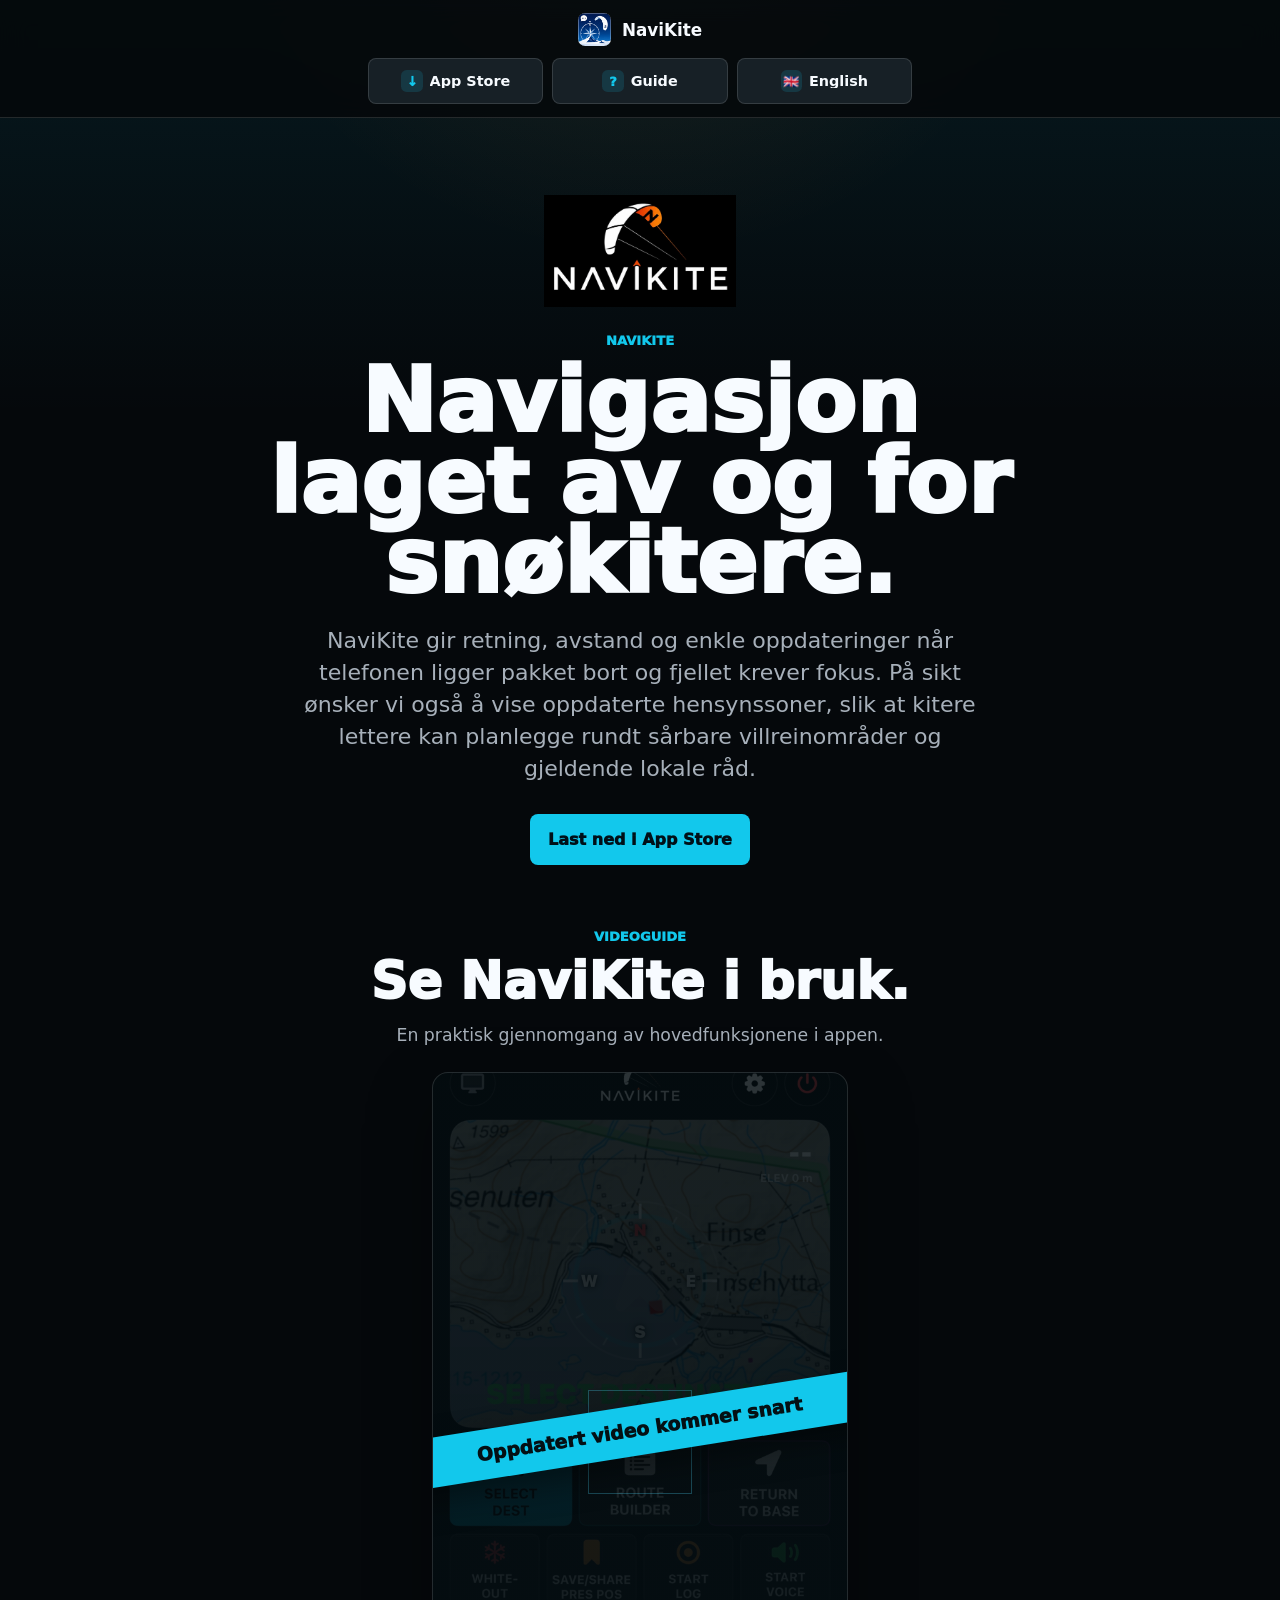
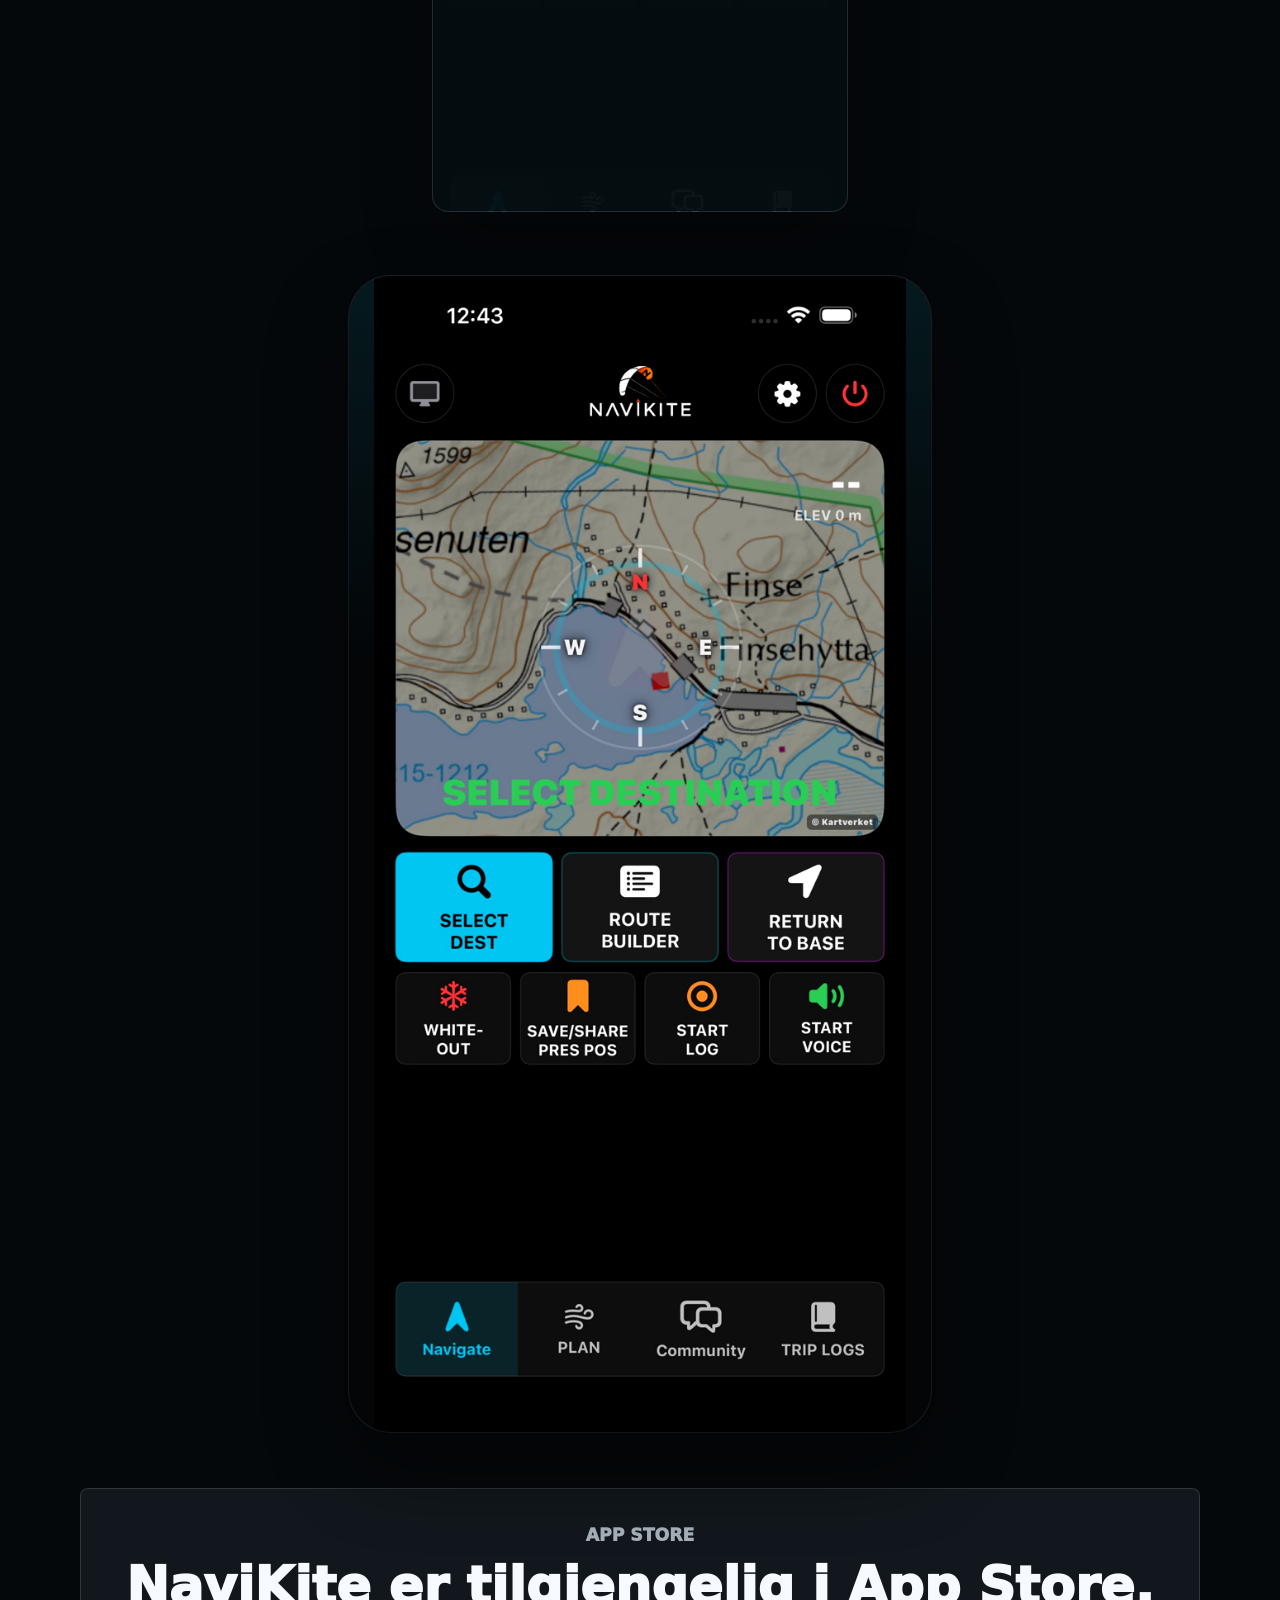
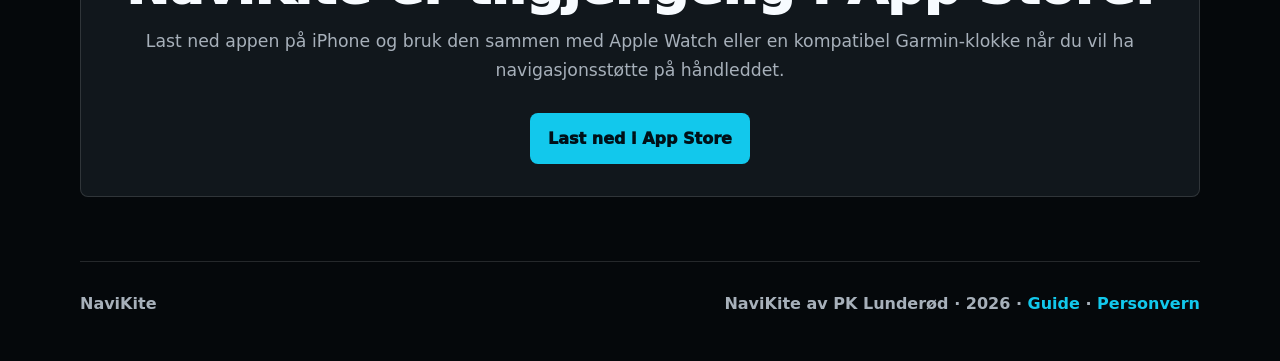
<file: index.html>
<!doctype html>
<html lang="no">
  <head>
    <meta charset="utf-8" />
    <meta name="viewport" content="width=device-width, initial-scale=1" />
    <title>NaviKite - Offline Voice Navigation for Snowkiting</title>
    <meta
      name="description"
      content="NaviKite is a navigation app for snowkiting and mountain travel, with offline voice guidance, Return to Base, whiteout support and optional offline map features."
    />
    <link rel="canonical" href="https://navikite.com/" />
    <meta name="robots" content="index, follow" />
    <meta property="og:type" content="website" />
    <meta property="og:url" content="https://navikite.com/" />
    <meta property="og:site_name" content="NaviKite" />
    <meta property="og:title" content="NaviKite - Offline Voice Navigation for Snowkiting" />
    <meta
      property="og:description"
      content="A navigation app for snowkiting and mountain travel, with offline voice guidance, Return to Base, whiteout support and optional offline map features."
    />
    <meta property="og:image" content="https://navikite.com/assets/home-map-preview-finse.png" />
    <meta property="og:locale" content="en_US" />
    <meta property="og:locale:alternate" content="nb_NO" />
    <meta name="twitter:card" content="summary_large_image" />
    <meta name="twitter:title" content="NaviKite - Offline Voice Navigation for Snowkiting" />
    <meta
      name="twitter:description"
      content="A navigation app for snowkiting and mountain travel, with offline voice guidance, Return to Base, whiteout support and optional offline map features."
    />
    <meta name="twitter:image" content="https://navikite.com/assets/home-map-preview-finse.png" />
    <link rel="icon" href="assets/navikite-icon.png" />
    <link rel="stylesheet" href="styles.css" />
    <script src="script.js" defer></script>
  </head>
  <body>
    <header class="site-header" aria-label="Main navigation">
      <a class="brand" href="#top" aria-label="NaviKite home">
        <img src="assets/navikite-icon.png" alt="" />
        <span>NaviKite</span>
      </a>
      <div class="header-actions">
        <a class="nav-button" href="https://apps.apple.com/no/app/navikite/id6775079826?l=nb" target="_blank" rel="noopener" data-app-store-link>
          <span class="nav-icon" aria-hidden="true">↓</span>
          <span data-i18n="appStoreButton">App Store</span>
        </a>
        <a class="nav-button" href="guide.html">
          <span class="nav-icon" aria-hidden="true">?</span>
          <span data-i18n="guideNav">Guide</span>
        </a>
        <button class="language-toggle nav-button" type="button" data-language-toggle aria-label="Switch to English">
          <span class="nav-icon" data-language-flag aria-hidden="true">🇬🇧</span>
          <span data-language-label>English</span>
        </button>
      </div>
    </header>

    <main id="top">
      <section class="hero simple-hero">
        <div class="hero-copy">
          <img class="hero-logo" src="assets/navikite-logo.jpeg" alt="NaviKite logo" />
          <p class="eyebrow" data-i18n="heroEyebrow">NaviKite</p>
          <h1 data-i18n="heroTitle">Navigasjon laget av og for snøkitere.</h1>
          <p class="lead" data-i18n="heroLead">
            NaviKite er under aktiv beta-testing: retning, avstand og enkle
            oppdateringer når telefonen ligger pakket bort og fjellet krever fokus.
            På sikt ønsker vi også å vise oppdaterte hensynssoner, slik at kitere
            lettere kan planlegge rundt sårbare villreinområder og gjeldende lokale råd.
          </p>
          <div class="hero-actions">
            <a class="primary-action" href="https://apps.apple.com/no/app/navikite/id6775079826?l=nb" target="_blank" rel="noopener" data-app-store-link data-i18n="downloadApp">Last ned i App Store</a>
          </div>
        </div>
      </section>

      <section class="section video-guide" aria-labelledby="video-title">
        <div class="video-copy">
          <p class="eyebrow" data-i18n="videoEyebrow">Videoguide</p>
          <h2 id="video-title" data-i18n="videoTitle">Se NaviKite i bruk.</h2>
          <p data-i18n="videoText">En praktisk gjennomgang av hovedfunksjonene i appen.</p>
        </div>
        <div class="video-frame video-frame-disabled" aria-label="Videoguide midlertidig utilgjengelig" data-i18n-aria-label="videoUnavailableLabel">
          <div class="video-placeholder" aria-hidden="true">
            <span class="video-placeholder-mark">NK</span>
          </div>
          <div class="video-coming-soon" data-i18n="videoComingSoon">Oppdatert video kommer snart</div>
        </div>
      </section>

      <section class="preview-section" aria-label="NaviKite preview">
        <div class="phone-preview">
          <img
            src="assets/home-map-preview-finse.png"
            alt="NaviKite kart- og kompassvisning"
          />
        </div>
      </section>

      <section id="app-store" class="section cta">
        <p class="eyebrow" data-i18n="appStoreEyebrow">App Store</p>
        <h2 data-i18n="appStoreTitle">NaviKite er tilgjengelig i App Store.</h2>
        <p data-i18n="betaText">
          Last ned appen på iPhone og bruk den sammen med Apple Watch eller en
          kompatibel Garmin-klokke når du vil ha navigasjonsstøtte på håndleddet.
        </p>
        <div class="hero-actions">
          <a class="primary-action" href="https://apps.apple.com/no/app/navikite/id6775079826?l=nb" target="_blank" rel="noopener" data-app-store-link data-i18n="downloadApp">Last ned i App Store</a>
        </div>
      </section>
    </main>

    <footer>
      <span>NaviKite</span>
      <span>
        <span data-i18n="footerText">Beta-konsept av PK Lunderød · 2026</span>
        · <a href="guide.html" data-i18n="guideNav">Guide</a>
        · <a href="privacy.html" data-i18n="privacyLink">Personvern</a>
      </span>
    </footer>
  </body>
</html>
</file>
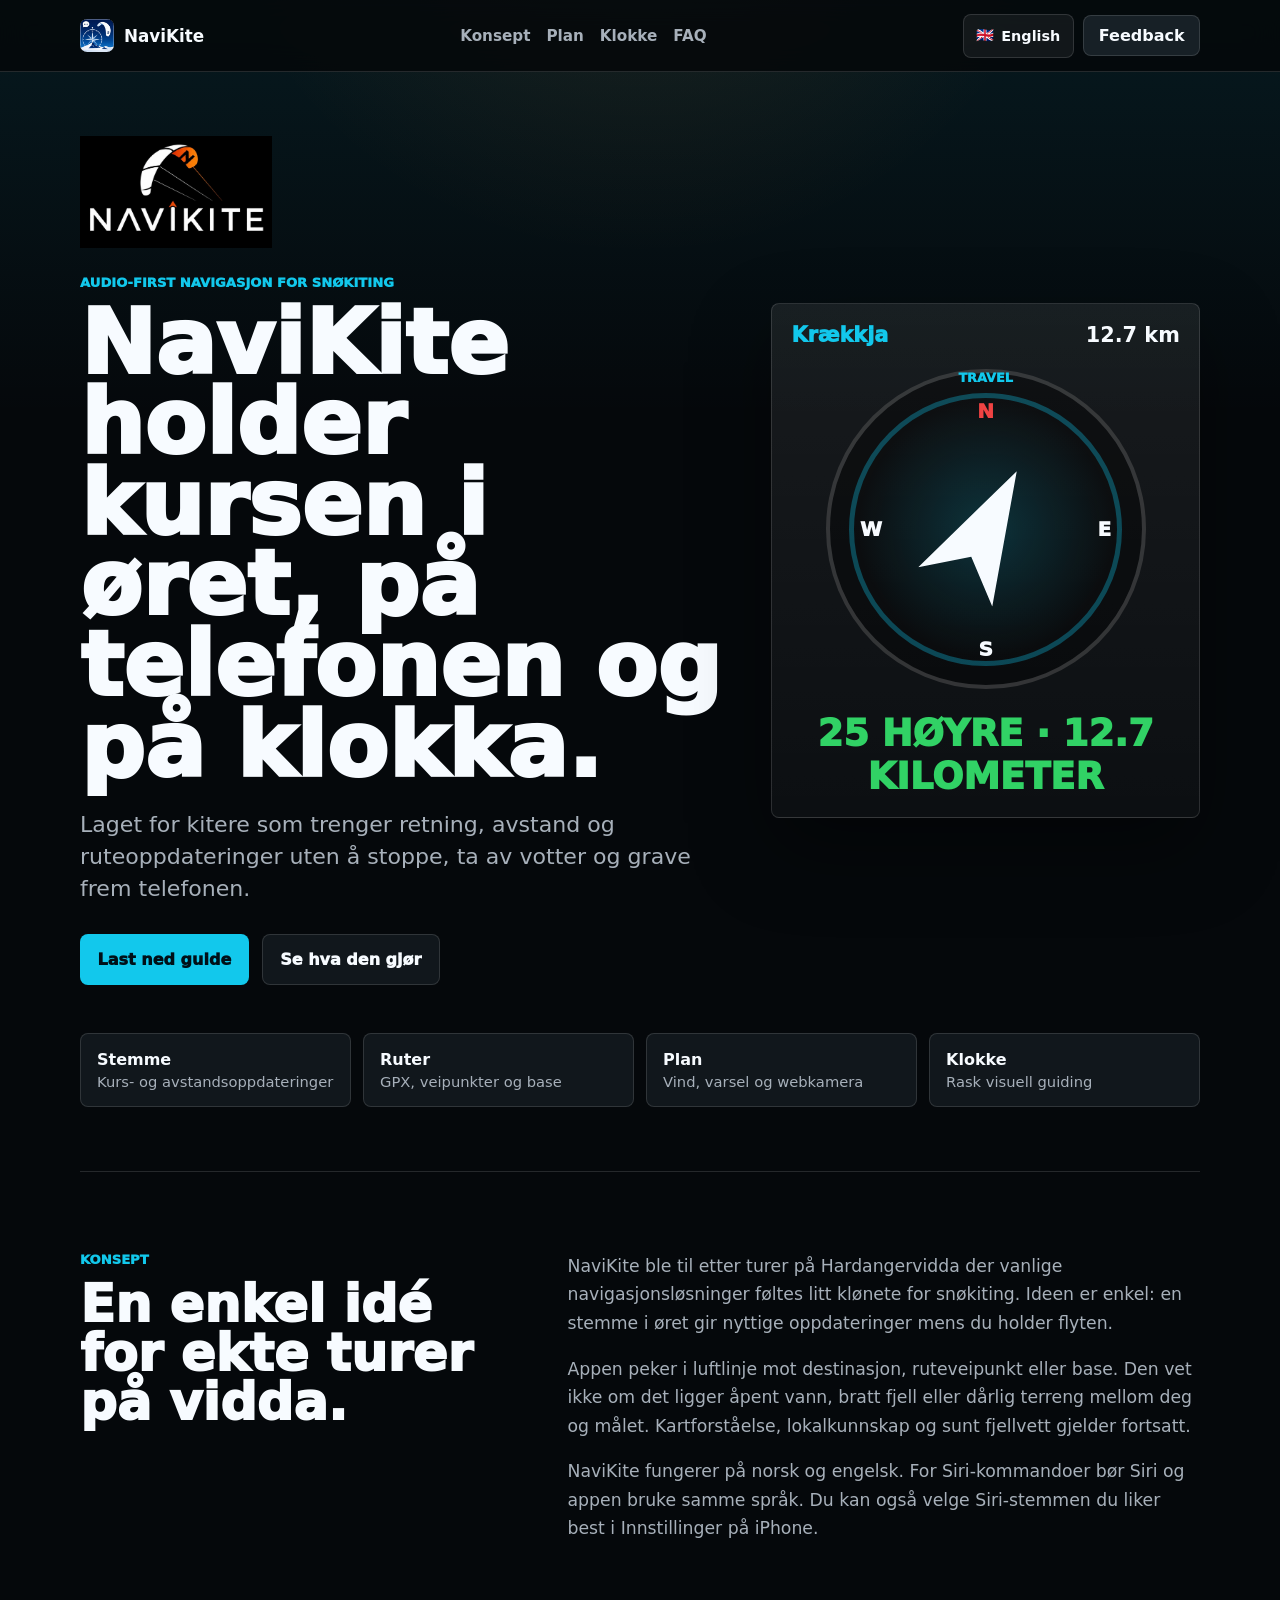
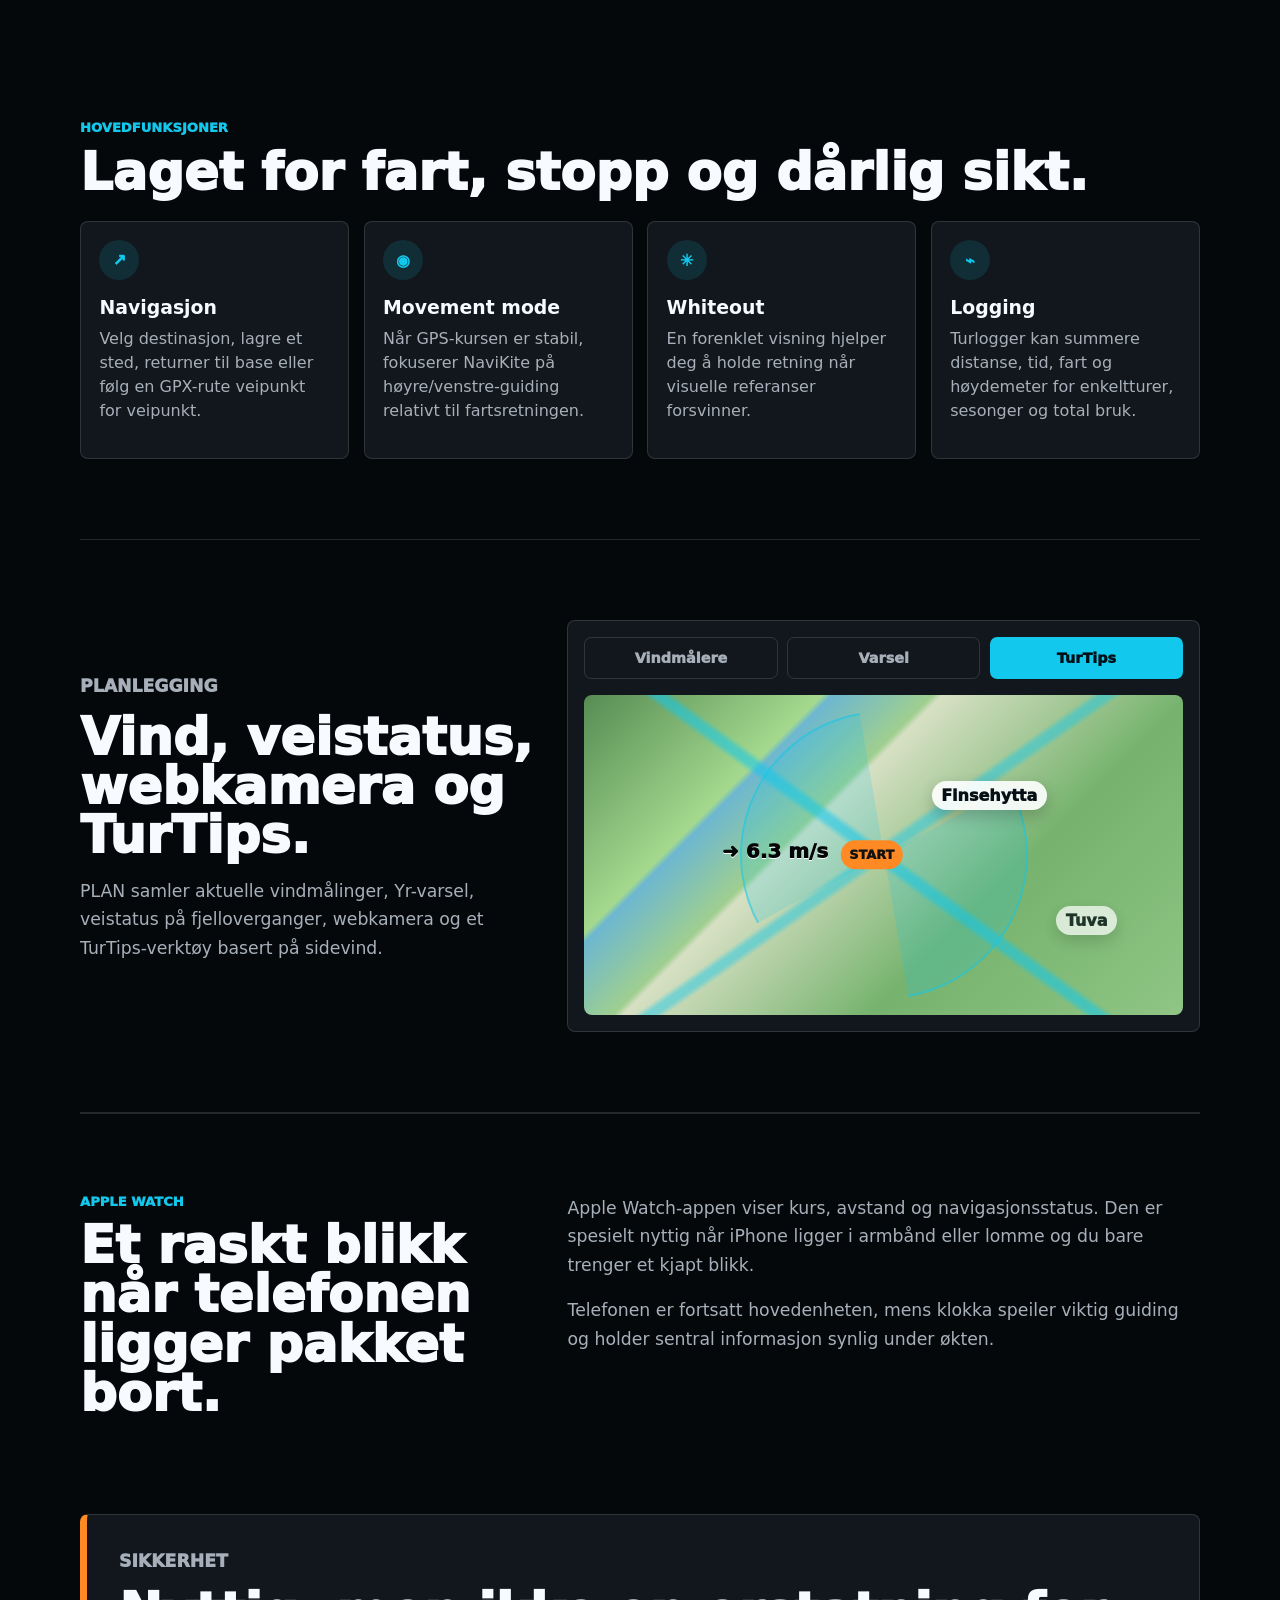
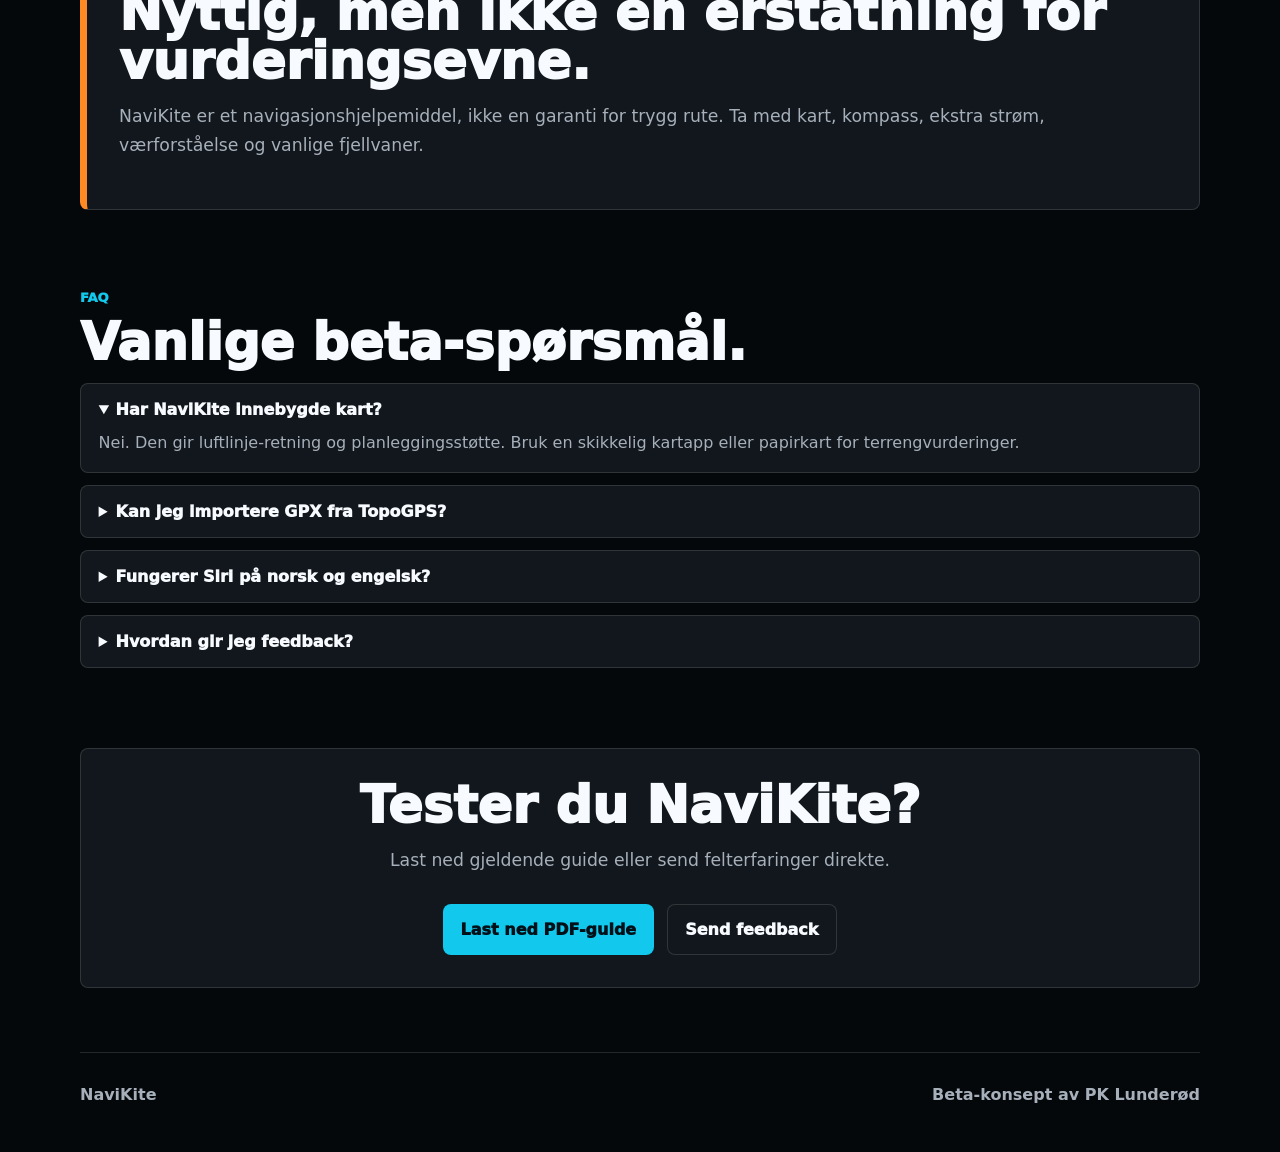
<file: navikite-website/index.html>
<!doctype html>
<html lang="no">
  <head>
    <meta charset="utf-8" />
    <meta name="viewport" content="width=device-width, initial-scale=1" />
    <title>NaviKite</title>
    <meta
      name="description"
      content="NaviKite is an audio-first snowkite navigation app for routes, waypoints, Apple Watch, wind planning and whiteout situations."
    />
    <meta property="og:title" content="NaviKite" />
    <meta
      property="og:description"
      content="Audio-first navigation for snowkiting, trips and whiteout situations."
    />
    <meta property="og:image" content="assets/navikite-icon.png" />
    <link rel="icon" href="assets/navikite-icon.png" />
    <link rel="stylesheet" href="styles.css" />
    <script src="script.js" defer></script>
  </head>
  <body>
    <header class="site-header" aria-label="Main navigation">
      <a class="brand" href="#top" aria-label="NaviKite home">
        <img src="assets/navikite-icon.png" alt="" />
        <span>NaviKite</span>
      </a>
      <nav class="nav-links">
        <a href="#concept" data-i18n="navConcept">Konsept</a>
        <a href="#plan">Plan</a>
        <a href="#watch" data-i18n="navWatch">Klokke</a>
        <a href="#faq">FAQ</a>
      </nav>
      <div class="header-actions">
        <button class="language-toggle" type="button" data-language-toggle aria-label="Switch to English">
          <span data-language-flag>🇬🇧</span>
          <span data-language-label>English</span>
        </button>
        <a class="nav-button" href="mailto:pkl@sky.com?subject=NaviKite%20feedback" data-i18n="feedback">Feedback</a>
      </div>
    </header>

    <main id="top">
      <section class="hero">
        <div class="hero-copy">
          <img class="hero-logo" src="assets/navikite-logo.jpeg" alt="NaviKite logo" />
          <p class="eyebrow" data-i18n="heroEyebrow">Audio-first navigasjon for snøkiting</p>
          <h1 data-i18n="heroTitle">NaviKite holder kursen i øret, på telefonen og på klokka.</h1>
          <p class="lead" data-i18n="heroLead">
            Laget for kitere som trenger retning, avstand og ruteoppdateringer uten å stoppe,
            ta av votter og grave frem telefonen.
          </p>
          <div class="hero-actions">
            <a class="primary-action" href="assets/NaviKite_brukerveiledning_FAQ.pdf" data-i18n="downloadGuide">Last ned guide</a>
            <a class="secondary-action" href="#concept" data-i18n="seeWhatItDoes">Se hva den gjør</a>
          </div>
        </div>
        <div class="instrument" aria-label="NaviKite navigation illustration">
          <div class="instrument-top">
            <span>Krækkja</span>
            <strong>12.7 km</strong>
          </div>
          <div class="compass">
            <span class="cardinal north">N</span>
            <span class="cardinal east">E</span>
            <span class="cardinal south">S</span>
            <span class="cardinal west">W</span>
            <div class="travel">TRAVEL</div>
            <div class="dest-arrow"></div>
          </div>
          <div class="readout" data-i18n="heroReadout">25 HØYRE · 12.7 KILOMETER</div>
        </div>
      </section>

      <section class="quick-strip" aria-label="Key functions">
        <div><strong data-i18n="stripVoiceTitle">Stemme</strong><span data-i18n="stripVoiceText">Kurs- og avstandsoppdateringer</span></div>
        <div><strong data-i18n="stripRoutesTitle">Ruter</strong><span data-i18n="stripRoutesText">GPX, veipunkter og base</span></div>
        <div><strong>Plan</strong><span data-i18n="stripPlanText">Vind, varsel og webkamera</span></div>
        <div><strong data-i18n="stripWatchTitle">Klokke</strong><span data-i18n="stripWatchText">Rask visuell guiding</span></div>
      </section>

      <section id="concept" class="section two-column">
        <div>
          <p class="eyebrow" data-i18n="conceptEyebrow">Konsept</p>
          <h2 data-i18n="conceptTitle">En enkel idé for ekte turer på vidda.</h2>
        </div>
        <div class="text-flow">
          <p data-i18n="conceptP1">
            NaviKite was born from trips on Hardangervidda where the normal navigation tools felt
            awkward for snowkiting. The idea is simple: a voice in your ear gives you useful updates
            while you keep moving.
          </p>
          <p data-i18n="conceptP2">
            The app points in a straight line toward your destination, route waypoint or base. It
            does not know whether there is open water, a steep mountain or bad terrain between you
            and the goal. Map judgement, local knowledge and sound mountain sense still matter.
          </p>
          <p data-i18n="conceptP3">
            NaviKite works in English and Norwegian. For Siri commands, use the same language in
            Siri and the app. You can also choose the Siri voice you prefer in iPhone Settings.
          </p>
        </div>
      </section>

      <section class="section">
        <p class="eyebrow" data-i18n="coreEyebrow">Hovedfunksjoner</p>
        <h2 data-i18n="coreTitle">Laget for fart, stopp og dårlig sikt.</h2>
        <div class="feature-grid">
          <article>
            <span class="icon">↗</span>
            <h3 data-i18n="navFeatureTitle">Navigasjon</h3>
            <p data-i18n="navFeatureText">Velg destinasjon, lagre et sted, returner til base eller følg en GPX-rute veipunkt for veipunkt.</p>
          </article>
          <article>
            <span class="icon">◉</span>
            <h3 data-i18n="movementTitle">Movement mode</h3>
            <p data-i18n="movementText">Når GPS-kursen er stabil, fokuserer NaviKite på høyre/venstre-guiding relativt til fartsretningen.</p>
          </article>
          <article>
            <span class="icon">✳</span>
            <h3>Whiteout</h3>
            <p data-i18n="whiteoutText">En forenklet visning hjelper deg å holde retning når visuelle referanser forsvinner.</p>
          </article>
          <article>
            <span class="icon">⌁</span>
            <h3 data-i18n="loggingTitle">Logging</h3>
            <p data-i18n="loggingText">Turlogger kan summere distanse, tid, fart og høydemeter for enkeltturer, sesonger og total bruk.</p>
          </article>
        </div>
      </section>

      <section id="plan" class="section plan-band">
        <div>
          <p class="eyebrow" data-i18n="planningEyebrow">Planlegging</p>
          <h2 data-i18n="planningTitle">Vind, veistatus, webkamera og TurTips.</h2>
          <p data-i18n="planningText">
            PLAN brings together live wind readings, Yr forecast, mountain-road status, webcam
            stills and a sidewind-based Trip Tips tool.
          </p>
        </div>
        <div class="plan-panel">
          <div class="panel-tabs">
            <span data-i18n="currentWinds">Vindmålere</span>
            <span data-i18n="forecast">Varsel</span>
            <span class="active">TurTips</span>
          </div>
          <div class="map-preview">
            <div class="cone cone-a"></div>
            <div class="cone cone-b"></div>
            <span class="start-pin">START</span>
            <span class="spot good">Finsehytta</span>
            <span class="spot muted">Tuva</span>
            <span class="wind-arrow">➜ 6.3 m/s</span>
          </div>
        </div>
      </section>

      <section id="watch" class="section two-column">
        <div>
          <p class="eyebrow">Apple Watch</p>
          <h2 data-i18n="watchTitle">Et raskt blikk når telefonen ligger pakket bort.</h2>
        </div>
        <div class="text-flow">
          <p data-i18n="watchP1">
            The watch companion shows course, distance and navigation state. It is especially useful
            when the iPhone is in an armband or pocket and you only need a quick glance.
          </p>
          <p data-i18n="watchP2">
            The phone remains the main navigation unit, while the watch mirrors key guidance and can
            keep important context visible during a session.
          </p>
        </div>
      </section>

      <section class="section safety">
        <p class="eyebrow" data-i18n="safetyEyebrow">Sikkerhet</p>
        <h2 data-i18n="safetyTitle">Nyttig, men ikke en erstatning for vurderingsevne.</h2>
        <p data-i18n="safetyText">
          NaviKite is a navigation aid, not a guarantee of a safe route. Bring map, compass, backup
          power, weather judgement and the usual mountain safety habits.
        </p>
      </section>

      <section id="faq" class="section">
        <p class="eyebrow">FAQ</p>
        <h2 data-i18n="faqTitle">Vanlige beta-spørsmål.</h2>
        <div class="faq-list">
          <details open>
            <summary data-i18n="faqMapQ">Har NaviKite innebygde kart?</summary>
            <p data-i18n="faqMapA">Nei. Den gir luftlinje-retning og planleggingsstøtte. Bruk en skikkelig kartapp eller papirkart for terrengvurderinger.</p>
          </details>
          <details>
            <summary data-i18n="faqGpxQ">Kan jeg importere GPX fra TopoGPS?</summary>
            <p data-i18n="faqGpxA">Ja. Du kan dele enkeltpunkter eller ruter til NaviKite, og deretter lagre eller navigere til dem.</p>
          </details>
          <details>
            <summary data-i18n="faqSiriQ">Fungerer Siri på norsk og engelsk?</summary>
            <p data-i18n="faqSiriA">Ja, men sett Siri til samme språk som NaviKite for best forståelse av kommandoer og readback.</p>
          </details>
          <details>
            <summary data-i18n="faqFeedbackQ">Hvordan gir jeg feedback?</summary>
            <p data-i18n="faqFeedbackA">Send konkrete observasjoner: hvor du var, hva du forventet, hva NaviKite sa eller viste, og hva som bør endres.</p>
          </details>
        </div>
      </section>

      <section class="section cta">
        <h2 data-i18n="ctaTitle">Tester du NaviKite?</h2>
        <p data-i18n="ctaText">Last ned gjeldende guide eller send felterfaringer direkte.</p>
        <div class="hero-actions">
          <a class="primary-action" href="assets/NaviKite_brukerveiledning_FAQ.pdf" data-i18n="downloadPdf">Last ned PDF-guide</a>
          <a class="secondary-action" href="mailto:pkl@sky.com?subject=NaviKite%20feedback" data-i18n="sendFeedback">Send feedback</a>
        </div>
      </section>
    </main>

    <footer>
      <span>NaviKite</span>
      <span data-i18n="footerText">Beta-konsept av PK Lunderød</span>
    </footer>
  </body>
</html>
</file>
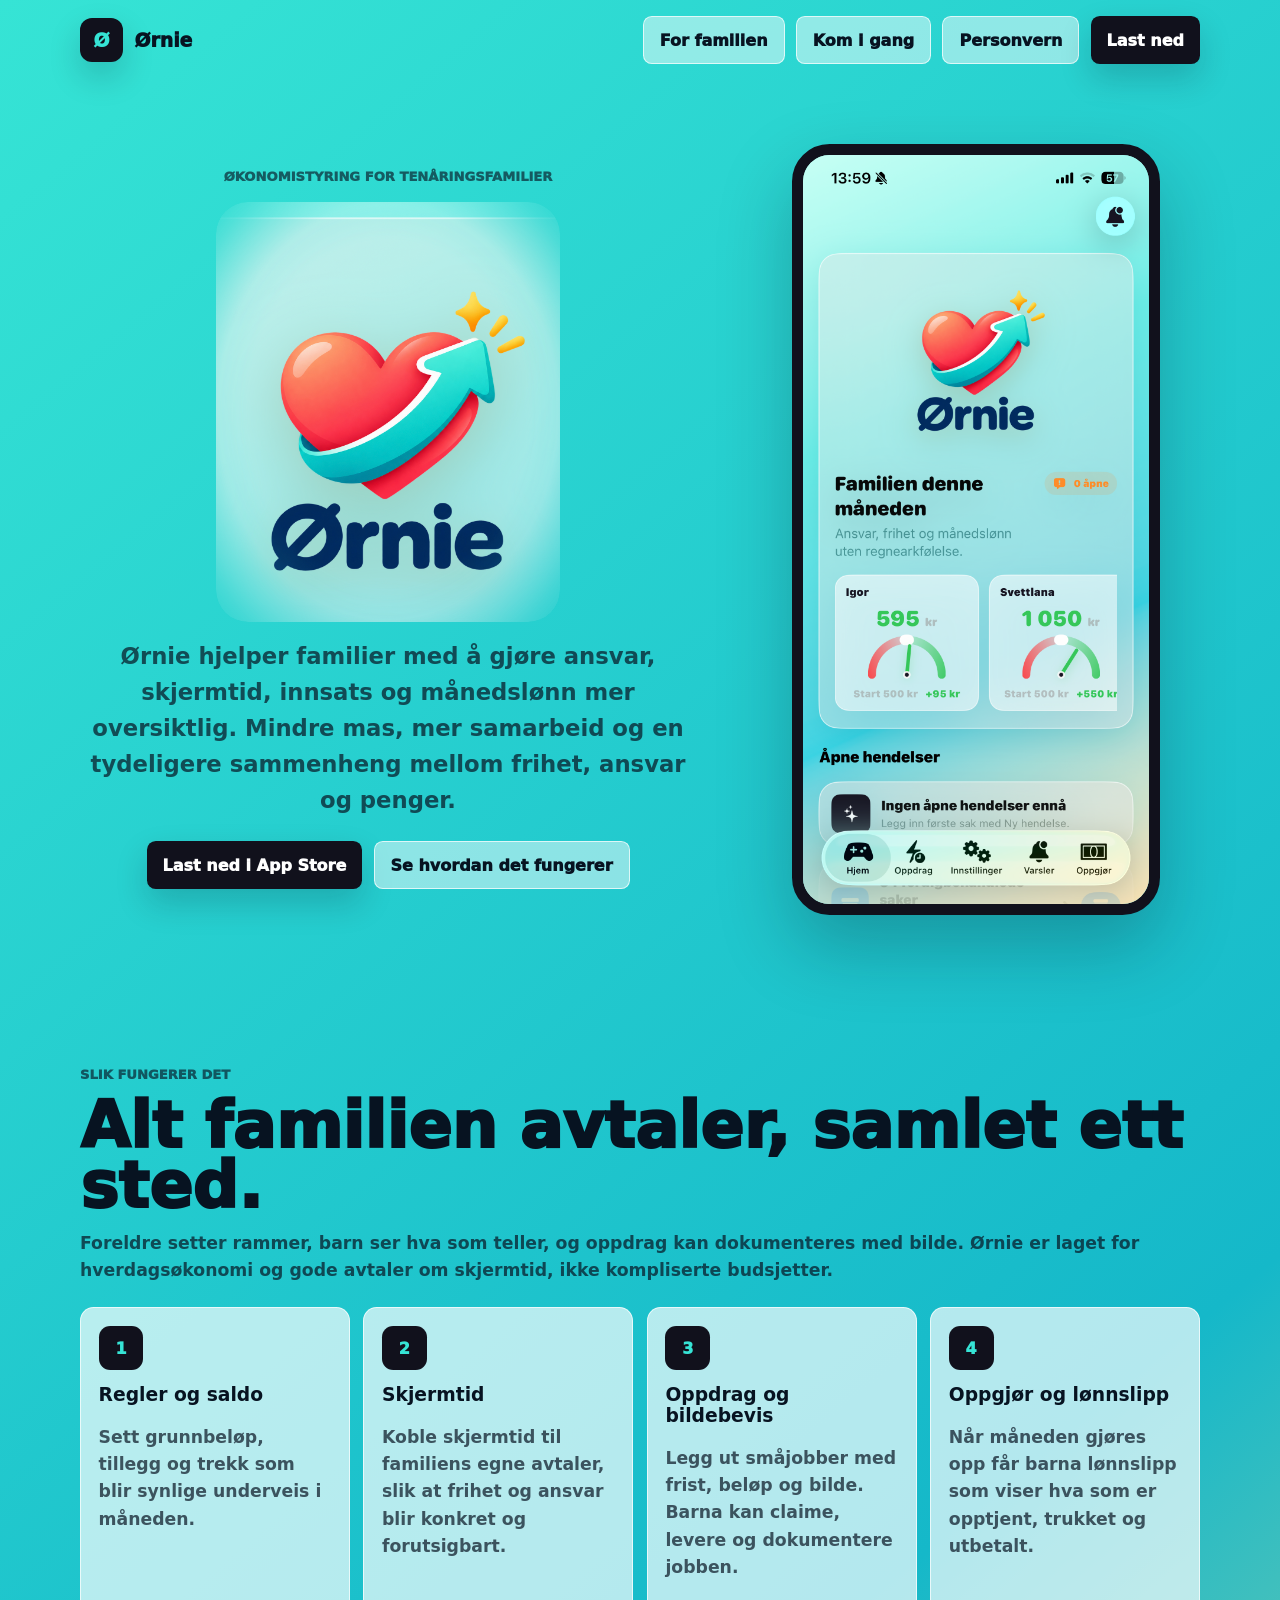
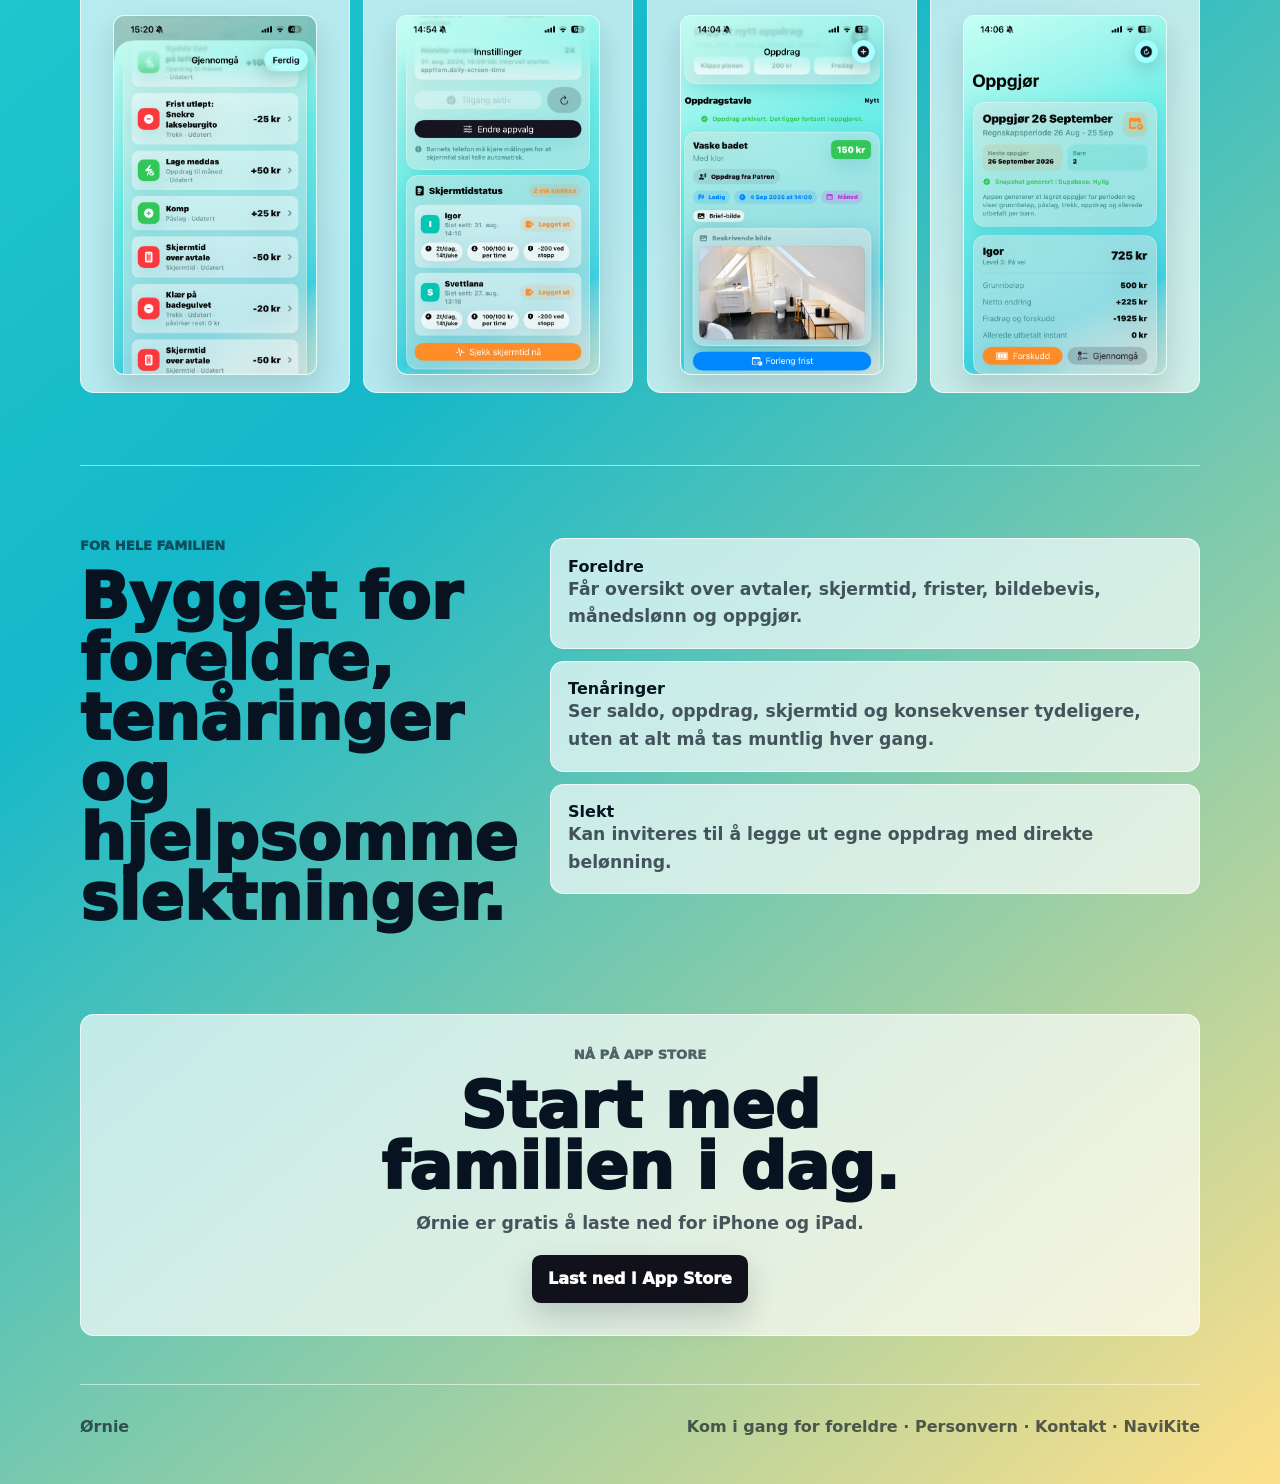
<file: ornie/index.html>
<!doctype html>
<html lang="no">
  <head>
    <meta charset="utf-8" />
    <meta name="viewport" content="width=device-width, initial-scale=1" />
    <title>Ørnie - økonomistyring for tenåringsfamilier</title>
    <meta name="description" content="Ørnie hjelper familier med tenåringer å holde oversikt på ansvar, skjermtid, oppdrag, månedslønn og penger." />
    <link rel="canonical" href="https://navikite.com/ornie/" />
    <link rel="icon" type="image/svg+xml" href="favicon.svg" />
    <!-- Build marker: 2026-08-31 rules-screenshot-refresh -->
    <style>
      :root { --ink:#071321; --aqua:#36e4d5; --teal:#15b8c9; --sun:#ffe08a; --line:rgba(255,255,255,.7); --panel:rgba(255,255,255,.68); --max:1120px; }
      * { box-sizing:border-box; }
      body { margin:0; color:var(--ink); font-family:ui-rounded,"SF Pro Rounded",Inter,system-ui,-apple-system,BlinkMacSystemFont,"Segoe UI",sans-serif; letter-spacing:0; background:linear-gradient(140deg,var(--aqua),var(--teal) 56%,var(--sun)); }
      a { color:inherit; }
      .header,.hero,.section,.footer { width:min(var(--max),calc(100% - 2rem)); margin:0 auto; }
      .header { display:flex; justify-content:space-between; align-items:center; gap:1rem; padding:1rem 0; }
      .brand,.nav,.actions { display:flex; align-items:center; gap:.7rem; }
      .brand { font-size:1.18rem; font-weight:1000; text-decoration:none; }
      .mark { display:grid; place-items:center; width:2.7rem; height:2.7rem; border-radius:.75rem; background:#11111c; color:var(--aqua); box-shadow:0 .9rem 2rem rgba(7,19,33,.18); }
      .button { display:inline-flex; align-items:center; justify-content:center; min-height:3rem; padding:.78rem 1rem; border-radius:.55rem; font-weight:950; text-decoration:none; }
      .button.primary { background:#11111c; color:white; box-shadow:0 .9rem 2rem rgba(7,19,33,.18); }
      .button.light { border:1px solid var(--line); background:rgba(255,255,255,.48); }
      .hero { min-height:calc(100vh - 5rem); display:grid; grid-template-columns:minmax(0,1fr) minmax(18rem,.74fr); gap:3rem; align-items:center; padding:3rem 0 4rem; }
      .hero-copy { display:flex; flex-direction:column; align-items:center; text-align:center; }
      .eyebrow { margin:0 0 .9rem; color:rgba(7,19,33,.64); text-transform:uppercase; font-size:.82rem; font-weight:1000; }
      h1,h2,h3,p { margin-top:0; }
      h1 { margin:0; }
      .sr-only { position:absolute; width:1px; height:1px; padding:0; margin:-1px; overflow:hidden; clip:rect(0,0,0,0); white-space:nowrap; border:0; }
      .hero-lockup { display:grid; justify-items:center; width:100%; margin:.2rem 0 1.1rem; }
      .app-logo-crop { width:min(21.5rem,84vw); aspect-ratio:.82; margin:0 auto; background-image:url('/assets/IMG_1678.png'); background-repeat:no-repeat; background-size:43rem auto; background-position:center 16.8%; border-radius:2rem; filter:drop-shadow(0 .85rem 1.25rem rgba(7,19,33,.14)); -webkit-mask-image:radial-gradient(ellipse at center,#000 58%,rgba(0,0,0,.9) 70%,rgba(0,0,0,.25) 90%,transparent 100%); mask-image:radial-gradient(ellipse at center,#000 58%,rgba(0,0,0,.9) 70%,rgba(0,0,0,.25) 90%,transparent 100%); }
      h2 { margin-bottom:.85rem; font-size:clamp(2.1rem,5vw,4.4rem); line-height:.94; font-weight:1000; }
      .lead,.section-copy,.feature p,.person span { color:rgba(7,19,33,.7); font-size:1.08rem; line-height:1.58; font-weight:720; }
      .lead { max-width:42rem; font-size:clamp(1.15rem,2.1vw,1.42rem); }
      .hero-copy .actions { justify-content:center; flex-wrap:wrap; }
      .phone { width:min(100%,23rem); margin-left:auto; border:.72rem solid #11111c; border-radius:2.35rem; overflow:hidden; background:#9af6ea; box-shadow:0 2rem 4.5rem rgba(7,19,33,.25); }
      .phone img { display:block; width:100%; height:auto; }
      .section { padding:4.5rem 0; }
      .grid { display:grid; grid-template-columns:repeat(4,minmax(0,1fr)); gap:.85rem; margin-top:1.4rem; align-items:stretch; }
      .feature,.person,.cta { border:1px solid var(--line); border-radius:.85rem; background:var(--panel); }
      .feature,.person { padding:1.1rem; }
      .feature { display:flex; flex-direction:column; min-height:100%; overflow:hidden; }
      .icon { display:grid; place-items:center; width:2.8rem; height:2.8rem; margin-bottom:.85rem; border-radius:.7rem; background:#11111c; color:var(--aqua); font-weight:1000; }
      .feature-shot { display:grid; gap:.6rem; margin-top:auto; padding-top:.7rem; }
      .feature-shot img { display:block; width:100%; aspect-ratio:9/16; object-fit:cover; object-position:top center; border-radius:.7rem; border:1px solid rgba(255,255,255,.72); box-shadow:0 .85rem 1.8rem rgba(7,19,33,.14); background:#9af6ea; }
      .people { display:grid; grid-template-columns:.8fr 1.2fr; gap:2rem; align-items:start; border-top:1px solid rgba(255,255,255,.55); }
      .list { display:grid; gap:.75rem; }
      .person strong,.person span { display:block; }
      .cta { margin-bottom:3rem; padding:2rem; text-align:center; }
      .cta h2 { max-width:12ch; margin-inline:auto; }
      .cta .actions { justify-content:center; }
      .footer { display:flex; justify-content:space-between; gap:1rem; padding:2rem 0 3rem; border-top:1px solid rgba(255,255,255,.55); color:rgba(7,19,33,.66); font-weight:850; }
      .footer a { text-decoration:none; } .footer a:hover { text-decoration:underline; }
      @media (min-width:861px){ .feature-shot{place-items:center;padding-top:1rem}.feature-shot img{width:min(100%,12.75rem);max-height:22.5rem;object-fit:cover;object-position:top center} }
      @media (max-width:860px){ .header,.footer{align-items:flex-start;flex-direction:column}.hero,.people{min-height:auto;grid-template-columns:1fr}.phone{margin:0 auto}.grid{grid-template-columns:repeat(2,minmax(0,1fr))} }
      @media (max-width:560px){ .nav,.actions{width:100%;flex-direction:column;align-items:stretch}.button{width:100%}.app-logo-crop{width:min(18rem,88vw);background-size:37rem auto}.grid{grid-template-columns:1fr}.feature-shot img{max-height:32rem} }
    </style>
  </head>
  <body>
    <header class="header">
      <a class="brand" href="https://navikite.com/ornie/" aria-label="Ørnie hjem"><span class="mark" aria-hidden="true">Ø</span><span>Ørnie</span></a>
      <nav class="nav" aria-label="Lenker"><a class="button light" href="#for-familien">For familien</a><a class="button light" href="guide.html">Kom i gang</a><a class="button light" href="privacy.html">Personvern</a><a class="button primary" href="https://apps.apple.com/no/app/%C3%B8rnie/id6800534361" target="_blank" rel="noopener">Last ned</a></nav>
    </header>
    <main>
      <section class="hero">
        <div class="hero-copy">
          <p class="eyebrow">Økonomistyring for tenåringsfamilier</p>
          <div class="hero-lockup" aria-label="Ørnie">
            <div class="app-logo-crop" aria-hidden="true"></div>
            <h1 class="sr-only">Ørnie</h1>
          </div>
          <p class="lead">Ørnie hjelper familier med å gjøre ansvar, skjermtid, innsats og månedslønn mer oversiktlig. Mindre mas, mer samarbeid og en tydeligere sammenheng mellom frihet, ansvar og penger.</p>
          <div class="actions"><a class="button primary" href="https://apps.apple.com/no/app/%C3%B8rnie/id6800534361" target="_blank" rel="noopener">Last ned i App Store</a><a class="button light" href="#slik-fungerer-det">Se hvordan det fungerer</a></div>
        </div>
        <figure class="phone" aria-label="Skjermbilde fra Ørnies hovedside">
          <img src="/assets/IMG_1678.png" alt="Ørnie hovedside med familieoversikt, månedslønn og åpne hendelser" width="1170" height="2532" />
        </figure>
      </section>
      <section id="slik-fungerer-det" class="section">
        <p class="eyebrow">Slik fungerer det</p><h2>Alt familien avtaler, samlet ett sted.</h2><p class="section-copy">Foreldre setter rammer, barn ser hva som teller, og oppdrag kan dokumenteres med bilde. Ørnie er laget for hverdagsøkonomi og gode avtaler om skjermtid, ikke kompliserte budsjetter.</p>
        <div class="grid">
          <article class="feature"><span class="icon">1</span><h3>Regler og saldo</h3><p>Sett grunnbeløp, tillegg og trekk som blir synlige underveis i måneden.</p><div class="feature-shot"><img src="/assets/IMG_1687.png" alt="Regler og beløp i Ørnie" width="1170" height="2532" loading="lazy" /></div></article>
          <article class="feature"><span class="icon">2</span><h3>Skjermtid</h3><p>Koble skjermtid til familiens egne avtaler, slik at frihet og ansvar blir konkret og forutsigbart.</p><div class="feature-shot"><img src="/assets/IMG_1684.png" alt="Skjermtidstatus i Ørnie" width="1170" height="2532" loading="lazy" /></div></article>
          <article class="feature"><span class="icon">3</span><h3>Oppdrag og bildebevis</h3><p>Legg ut småjobber med frist, beløp og bilde. Barna kan claime, levere og dokumentere jobben.</p><div class="feature-shot"><img src="/assets/IMG_1679.png" alt="Oppdrag med frist og bilde i Ørnie" width="1170" height="2532" loading="lazy" /></div></article>
          <article class="feature"><span class="icon">4</span><h3>Oppgjør og lønnslipp</h3><p>Når måneden gjøres opp får barna lønnslipp som viser hva som er opptjent, trukket og utbetalt.</p><div class="feature-shot"><img src="/assets/IMG_1680.png" alt="Månedsoppgjør i Ørnie" width="1170" height="2532" loading="lazy" /></div></article>
        </div>
      </section>
      <section id="for-familien" class="section people"><div><p class="eyebrow">For hele familien</p><h2>Bygget for foreldre, tenåringer og hjelpsomme slektninger.</h2></div><div class="list"><div class="person"><strong>Foreldre</strong><span>Får oversikt over avtaler, skjermtid, frister, bildebevis, månedslønn og oppgjør.</span></div><div class="person"><strong>Tenåringer</strong><span>Ser saldo, oppdrag, skjermtid og konsekvenser tydeligere, uten at alt må tas muntlig hver gang.</span></div><div class="person"><strong>Slekt</strong><span>Kan inviteres til å legge ut egne oppdrag med direkte belønning.</span></div></div></section>
      <section class="section cta"><p class="eyebrow">Nå på App Store</p><h2>Start med familien i dag.</h2><p class="section-copy">Ørnie er gratis å laste ned for iPhone og iPad.</p><div class="actions"><a class="button primary" href="https://apps.apple.com/no/app/%C3%B8rnie/id6800534361" target="_blank" rel="noopener">Last ned i App Store</a></div></section>
    </main>
    <footer class="footer"><span>Ørnie</span><span><a href="guide.html">Kom i gang for foreldre</a> · <a href="privacy.html">Personvern</a> · <a href="mailto:earnie@navikite.com">Kontakt</a> · <a href="https://navikite.com/">NaviKite</a></span></footer>
  </body>
</html>
</file>
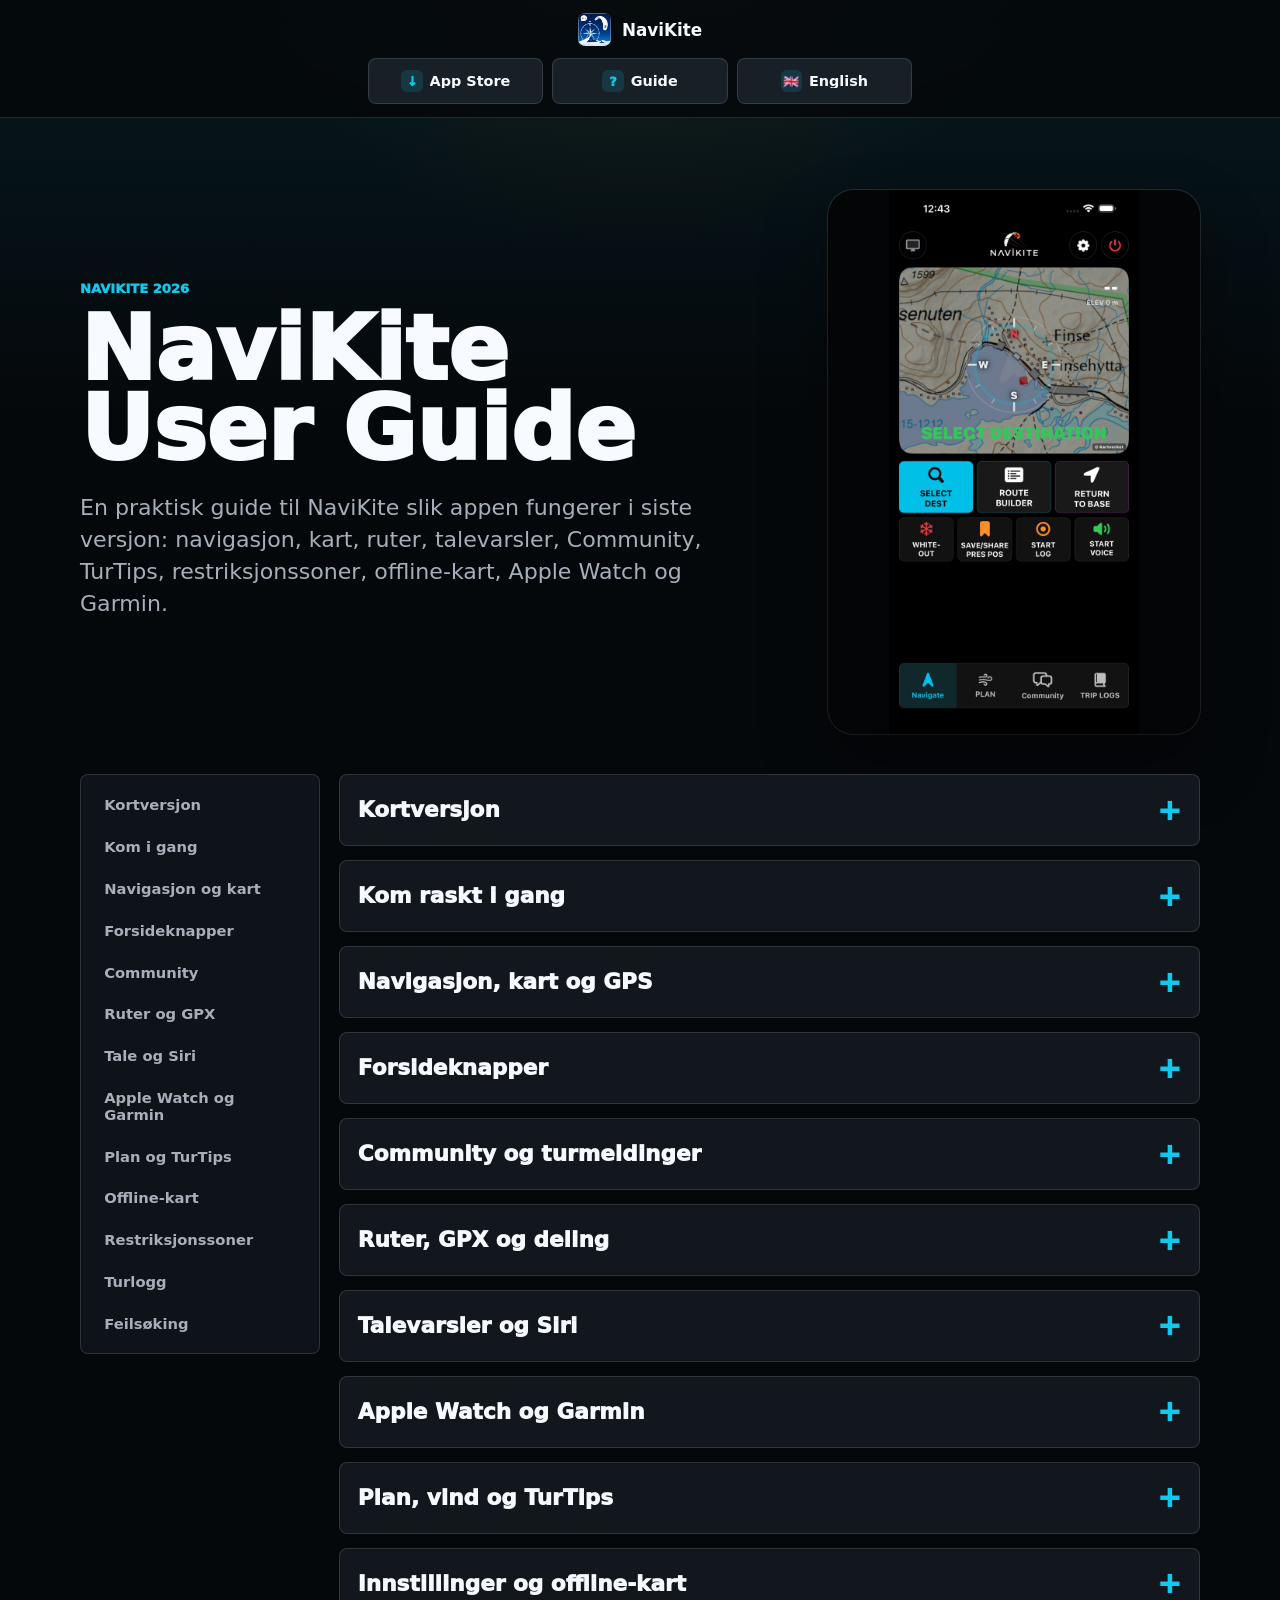
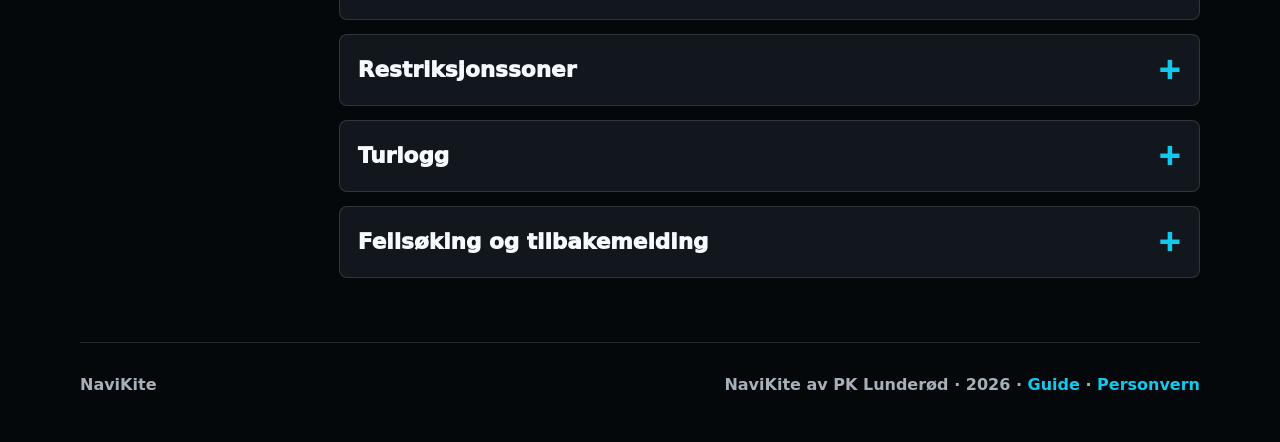
<file: guide.html>
<!doctype html>
<html lang="no">
  <head>
    <meta charset="utf-8" />
    <meta name="viewport" content="width=device-width, initial-scale=1" />
    <title>NaviKite User Guide</title>
    <meta
      name="description"
      content="NaviKite user guide for snowkiting, mountain navigation, voice guidance, routes, offline maps, Trip Tips, Apple Watch and Garmin Connect IQ."
    />
    <link rel="canonical" href="https://navikite.com/guide.html" />
    <meta name="robots" content="index, follow" />
    <meta property="og:type" content="article" />
    <meta property="og:url" content="https://navikite.com/guide.html" />
    <meta property="og:site_name" content="NaviKite" />
    <meta property="og:title" content="NaviKite User Guide" />
    <meta
      property="og:description"
      content="A practical guide to NaviKite navigation, maps, voice readouts, routes, Trip Tips, offline charts, Apple Watch and Garmin Connect IQ."
    />
    <meta property="og:image" content="https://navikite.com/assets/home-map-preview-finse.png" />
    <link rel="icon" href="assets/navikite-icon.png" />
    <link rel="stylesheet" href="styles.css" />
    <script src="script.js" defer></script>
  </head>
  <body>
    <header class="site-header" aria-label="Main navigation">
      <a class="brand" href="/" aria-label="NaviKite home">
        <img src="assets/navikite-icon.png" alt="" />
        <span>NaviKite</span>
      </a>
      <div class="header-actions">
        <a class="nav-button" href="https://apps.apple.com/no/app/navikite/id6775079826?l=nb" target="_blank" rel="noopener" data-app-store-link>
          <span class="nav-icon" aria-hidden="true">↓</span>
          <span data-i18n="appStoreButton">App Store</span>
        </a>
        <a class="nav-button" href="guide.html">
          <span class="nav-icon" aria-hidden="true">?</span>
          <span data-i18n="guideNav">Guide</span>
        </a>
        <button class="language-toggle nav-button" type="button" data-language-toggle aria-label="Switch to English">
          <span class="nav-icon" data-language-flag aria-hidden="true">🇬🇧</span>
          <span data-language-label>English</span>
        </button>
      </div>
    </header>

    <main class="guide-page" data-language-content="no">
      <section class="guide-hero">
        <div>
          <p class="eyebrow">NaviKite 2026</p>
          <h1>NaviKite User Guide</h1>
          <p class="lead">
            En praktisk guide til NaviKite slik appen fungerer i siste versjon:
            navigasjon, kart, ruter, talevarsler, Community, TurTips, restriksjonssoner, offline-kart, Apple Watch og Garmin.
          </p>
        </div>
        <img src="assets/home-map-preview-finse.png" alt="NaviKite startskjerm med kart og kompass" />
      </section>

      <section class="guide-layout">
        <nav class="guide-toc" aria-label="Guide sections">
          <a href="#quick">Kortversjon</a>
          <a href="#start">Kom i gang</a>
          <a href="#navigation">Navigasjon og kart</a>
          <a href="#buttons">Forsideknapper</a>
          <a href="#community">Community</a>
          <a href="#routes">Ruter og GPX</a>
          <a href="#voice">Tale og Siri</a>
          <a href="#watch">Apple Watch og Garmin</a>
          <a href="#plan">Plan og TurTips</a>
          <a href="#offline">Offline-kart</a>
          <a href="#restricted">Restriksjonssoner</a>
          <a href="#logs">Turlogg</a>
          <a href="#trouble">Feilsøking</a>
        </nav>

        <div class="guide-sections">
          <details id="quick" class="guide-card">
            <summary>Kortversjon</summary>
            <p>
              NaviKite er et navigasjonshjelpemiddel for snøkitere og fjellfolk.
              Appen gir retning, avstand og situasjonsforståelse med tale, skjerm,
              kart, Apple Watch og kompatible Garmin-klokker.
            </p>
            <p>
              NaviKite erstatter ikke kart, kompass, værvurdering eller fjellvett.
              Veiledningen er som regel luftlinje mot destinasjon, ruteveipunkt eller
              base; du velger fortsatt trygg linje.
            </p>
          </details>

          <details id="start" class="guide-card">
            <summary>Kom raskt i gang</summary>
            <ol>
              <li>Marker base før du drar hvis du kan få behov for Return to Base.</li>
              <li>Velg destinasjon med søk, lagret punkt, kartvalg, hytte, rute eller GPX-punkt.</li>
              <li>Sjekk mål eller rute i kartet før du bekrefter start.</li>
              <li>Velg Kite for vanlig snøkiting, eller Walk / Ski ved sakte forflytning.</li>
              <li>Sett lydoppdateringer til 10, 20, 30 eller 60 sekunder, 3 eller 5 minutter, eller kun kommando.</li>
            </ol>
            <p>
              Før navigasjon fungerer forsiden som kompass/kartoversikt. Under
              navigasjon viser NaviKite aktivt mål, avstand og retning. Bruk SCREEN
              hvis telefonen ligger synlig i armlomme; Exit slår det av igjen.
            </p>
            <p>
              Trykk på kompassrosen på forsiden for å åpne fullskjermkartet. Dette er
              ment som rask situasjonsforståelse når du stopper og vil se terreng,
              posisjon, retning, rute og eventuelle restriksjonssoner rundt deg.
            </p>
          </details>

          <details id="navigation" class="guide-card">
            <summary>Navigasjon, kart og GPS</summary>
            <p>
              NaviKite bruker GPS-kurs for å lese retning relativt til fartsretningen din.
              I Kite-modus trengs vanligvis ca. 4 km/t, fersk GPS-kurs og akseptabel
              nøyaktighet.
            </p>
            <p>
              Hvis appen sier at den venter på GPS-kurs, at GPS-kursen er upålitelig
              eller at den stabiliserer, fortsett jevnt noen sekunder før du stoler på
              neste readout. Walk / Ski er for sakte forflytning og venter på stabil
              bevegelse i stedet for fart.
            </p>
            <p>
              Fullskjermkartet er nord opp, med posisjonspilen roterende over der du er.
              Det lille kartet i kompassfeltet på forsiden roterer fortsatt med kompasset.
              Med aktiv rute åpnes fullskjermkartet rundt nåværende posisjon, slik at
              nærområdet rundt deg er lett å lese først.
            </p>
            <p>
              Posisjonen vises med en tydelig retningskjegle. Når du står stille
              kan du snu telefonen til kartet og terrenget stemmer. Kartet kan panoreres,
              zoomes med pinch og sentreres tilbake på posisjonen din.
            </p>
          </details>

          <details id="buttons" class="guide-card">
            <summary>Forsideknapper</summary>
            <div class="guide-button-grid">
              <article><strong>SCREEN</strong><span>Holder skjermen våken når telefonen ligger synlig.</span></article>
              <article><strong>SELECT DEST</strong><span>Finn destinasjon med søk, koordinater eller kart. Offline-hytter og punkter kan velges med GO.</span></article>
              <article><strong>COMMUNITY</strong><span>Åpner Live Map, turmeldinger og Forum. Et merke viser ny aktivitet.</span></article>
              <article><strong>RETURN TO BASE</strong><span>Starter navigasjon tilbake til lagret base.</span></article>
              <article><strong>ROUTE BUILDER</strong><span>Lag rute på kartet, importer GPX, start, endre eller del ruter.</span></article>
              <article><strong>WHITEOUT</strong><span>Hyppigere talevarsler og valg om nærmeste hytte eller videre til mål.</span></article>
              <article><strong>START/STOP VOICE</strong><span>Pauser eller starter automatiske talevarsler. Navigasjon fortsetter.</span></article>
              <article><strong>SAVE/SHARE PRES POS</strong><span>Lagre privat punkt, del “jeg er her”, eller del GPX-veipunkt.</span></article>
              <article><strong>START LOG</strong><span>Starter turlogg uten at navigasjon må være aktiv.</span></article>
              <article><strong>PLAN</strong><span>Vind, Yr-varsel, veistatus, webkamera og TurTips.</span></article>
              <article><strong>USER GUIDE</strong><span>Åpner guiden i appen.</span></article>
              <article><strong>EXIT</strong><span>Stopper navigasjon, tale, turlogg, locked-screen info og Watch Mode etter bekreftelse.</span></article>
            </div>
          </details>

          <details id="community" class="guide-card">
            <summary>Community og turmeldinger</summary>
            <p>
              Community åpner i Live Map. Fanene ligger i rekkefølgen Live Map,
              Turmeldinger, Forum og Mine innlegg. Forum er NaviKites felles
              oppslagstavle for snøkitere. Logg inn med Apple for å publisere,
              kommentere eller dele liveposisjon. Områdemenyen lar deg avgrense
              Forum til ønsket fjellområde.
            </p>
            <p>
              Lag innlegg om turplaner, forhold, vind, vær eller utstyr. Åpne et
              innlegg for å lese eller skrive kommentarer. Egne innlegg kan
              redigeres eller slettes permanent.
            </p>
            <p>
              Når appen er satt til norsk, oversettes engelske foruminnlegg og
              kommentarer automatisk til norsk på støttede telefoner. Trykk
              <strong>Vis original</strong> for å se teksten slik den ble skrevet.
              Første oversettelse kan kreve at iOS laster ned en Apple-språkmodell.
              På telefoner uten støtte vises originalteksten.
            </p>
            <p>
              Turmeldinger forteller hvor du planlegger å dra, når turen begynner,
              når du skal være ferdig og hvor mange som er med. Marker meldingen
              som ferdig etter turen, eller avbryt eller slett din egen melding.
            </p>
            <p>
              Et merke på Community-knappen viser ny aktivitet. Hvis varsler er
              tillatt, kan appen varsle når en annen bruker kommenterer innlegget
              ditt. Community krever internett.
            </p>
            <p>
              Turmeldinger og Live Map er ikke nødtjenester. Posisjoner kan være
              forsinket, gamle eller utilgjengelige. Fortell alltid noen du stoler
              på hvor du drar og når du regner med å være tilbake.
            </p>
          </details>

          <details id="routes" class="guide-card">
            <summary>Ruter, GPX og deling</summary>
            <p>
              Du kan lage ruter i NaviKite, importere GPX, endre lagrede ruter og dele
              ferdige ruter via AirDrop eller Meldinger. Venner kan åpne GPX-filen i
              NaviKite og få samme rute.
            </p>
            <p>
              Trykk Ny og deretter Kart for å lage en rute direkte på Kartverket-kartet.
              Hold fingeren på kartet for å legge til startpunkt og veipunkter, for
              eksempel Dyranut, Besso, Stigstuv og Tuva. NaviKite tegner luftlinjer
              mellom punktene og viser distanse per etappe, total distanse og høydemeter
              når høydegrunnlag er tilgjengelig.
            </p>
            <p>
              Før start viser NaviKite en rutesjekk i fullskjermkart. Der ser du linje,
              avstand og høydeinformasjon når den er tilgjengelig. Navigasjonen starter
              først etter at du bekrefter.
            </p>
            <p>
              Ruteveipunkter går videre når du er nær nok, normalt innenfor ca. 100 m.
              Bruk “neste veipunkt” hvis du vil hoppe videre manuelt.
            </p>
            <p>
              Restriksjonssoner vises i rødt på rutekart og rutesjekk, slik at du kan
              planlegge rundt dem før turen starter.
            </p>
          </details>

          <details id="voice" class="guide-card">
            <summary>Talevarsler og Siri</summary>
            <p>
              Automatiske talevarsler følger intervallet i Innstillinger. Normale readouts
              gir retning og noen ganger avstand. NaviKite forsøker å ikke gjenta samme
              statusmelding unødvendig når du står stille eller mangler god kurs.
            </p>
            <p>
              Bruk Kito, Keeto eller Keto som Siri-kodeord, uttalt “kee-to”. Korte
              kommandoer fungerer best, særlig i vind eller fra låst skjerm.
            </p>
            <div class="command-list">
              <span>Kito oppdater</span>
              <span>Kito base</span>
              <span>Kito hytte</span>
              <span>Kito neste</span>
              <span>Kito stopp tale</span>
              <span>Kito start tale</span>
              <span>Kito stopp navigasjon</span>
              <span>Kito whiteout</span>
            </div>
            <p>
              Siri-kommandoer starter handlingen direkte uten kartbekreftelse, slik at de
              fungerer i felt når du ikke vil håndtere telefonen.
            </p>
          </details>

          <details id="watch" class="guide-card">
            <summary>Apple Watch og Garmin</summary>
            <p>
              Installer NaviKite fra App Store på den sammenkoblede iPhonen, eller fra
              TestFlight hvis du tester en betaversjon. Watch-appen installeres vanligvis
              automatisk; hvis ikke, aktiver NaviKiteWatch i Watch-appen.
            </p>
            <p>
              Start navigasjon på telefonen og åpne NaviKiteWatch. Grønn PHONE betyr at
              klokken mottar fersk navigasjon fra telefonen. Gul LOCAL betyr at klokken
              midlertidig navigerer mot sist mottatte destinasjon med egen GPS. Rød SYNC
              eller NO PHONE betyr at forbindelsen ikke er klar.
            </p>
            <p>
              Under bevegelse viser TRAVEL fartsretningen din, mens DEST peker mot
              destinasjonen. Når du står stille går klokken over til roterende kompassrose
              med destinasjonen markert rundt ytterkanten.
            </p>
            <p>
              På Garmin installerer du <strong>NaviKite</strong> fra
              <a href="https://apps.garmin.com/en-US/apps/0ee84f3d-a338-4dfe-b636-7d7ff5ba85f1" target="_blank" rel="noopener">Connect IQ Store</a>.
              Sørg for at klokken er koblet til Garmin Connect på iPhonen. Åpne deretter
              Innstillinger i NaviKite, velg Garmin-klokken og start navigasjon på telefonen.
            </p>
            <p>
              Garmin-skjermen viser retning, gjenværende avstand og samme Compass- eller
              Travel-modus som telefonen. Løft håndleddet bestemt mot ansiktet for å aktivere
              baklyset med Garmins håndleddsgest. Når navigasjonen avsluttes på iPhonen,
              avsluttes også Garmin-visningen.
            </p>
            <p>
              Hvis Garmin viser STALE, mottar den ikke ferske data akkurat nå. Kontroller at
              Bluetooth er på, at Garmin Connect kjører, og åpne NaviKite på klokken igjen.
              Kompatibilitet avhenger av Garmin-modell og installert Connect IQ-versjon.
            </p>
          </details>

          <details id="plan" class="guide-card">
            <summary>Plan, vind og TurTips</summary>
            <p>
              PLAN viser utvalgte målestasjoner i fjellet med vindstyrke, vindretning og
              observasjonstid. Panelet kan også vise veistatus, webkamera og Yr-varsel
              for stasjoner eller egne spots.
            </p>
            <p>
              Legg til spot åpner kartet. Hold fingeren på kartet, gi punktet navn
              og lagre det som eget varselpunkt.
            </p>
            <p>
              TurTips bruker valgt startpunkt, vindretning, sidevindsektorer og
              offline-destinasjoner over 900 m innen 60 km. DNT og bemannede hytter
              prioriteres der det er relevant. Det lille TurTips-kartet er en oversikt
              og åpner fullskjerm når du trykker på det. I fullskjerm trykker du på en
              markør og deretter GO for å starte navigasjon. Kartet viser også
              vindsektorer, selv når det ikke finnes en konkret match i listen.
            </p>
            <p>
              Egne spots kan brukes som startpunkt, varselpunkt og TurTips-destinasjoner.
              I TurTips kan slike punkter fjernes fra TurTips-listen uten å slette selve
              lagrede punktet andre steder i appen.
            </p>
            <img class="guide-wide-image" src="assets/turtips-map.png" alt="TurTips kart med vindsektor og forslag" />
          </details>

          <details id="offline" class="guide-card">
            <summary>Innstillinger og offline-kart</summary>
            <p>
              Sveip venstre eller høyre fra forsiden for å åpne Innstillinger. Her velger
              du reisemodus, lydintervall, distanse i oppdateringer, taleveiledning,
              turlogg, språk, kartkilde og offline-kart.
            </p>
            <p>
              Kartkilde lar deg velge mellom Norge topografisk og Worldwide. Norge
              topografisk bruker Kartverket og støtter NaviKites offline-nedlastinger.
              Worldwide bruker Apple Maps for global dekning, men NaviKite kan ikke
              styre eller garantere Apple Maps-caching.
            </p>
            <p>
              Offline-kart er en beta-funksjon: velg område, last ned før turen, og
              NaviKite prøver lokale Kartverket-fliser før nettfliser. Offline-siden
              har en dekningsoversikt; trykk på den for å åpne fullskjermkart med pan
              og pinch-zoom over tilgjengelige nedlastingsområder. Online og offline
              topografiske kart er foreløpig begrenset til Norge.
            </p>
            <p>
              Kartdata fra Kartverket brukes i tråd med Kartverkets vilkår for åpne
              data, og kartvisningene skal ha synlig kreditering. Les vilkårene her:
              <a href="https://kartverket.no/api-og-data/vilkar-for-bruk">Kartverkets vilkår for bruk</a>.
            </p>
            <p>
              Offline-punkter vises både på kartet og i TurTips som nyttig kontroll på
              koordinatene.
            </p>
          </details>

          <details id="restricted" class="guide-card">
            <summary>Restriksjonssoner</summary>
            <p>
              Restriksjonssoner er laget for situasjonsforståelse og ansvarlig ferdsel.
              Når soner er tilgjengelige, vises de som røde felt på restriksjonskartet,
              i ruteplanleggingen og i rutesjekken før start.
            </p>
            <p>
              Sonene kan hentes fra NaviKites oppdaterte nettfeed. Foreløpig er dette en
              forberedt funksjon for fremtidige hensynssoner og lokale råd, ikke en
              erstatning for offisielle vedtak, skilting eller informasjon fra
              forvaltningen.
            </p>
            <p>
              Appen kan varsle når du nærmer deg en restriksjonssone. Hvis sonene virker
              gamle, oppdater dem i Innstillinger eller start appen på nytt.
            </p>
          </details>

          <details id="logs" class="guide-card">
            <summary>Turlogg</summary>
            <p>
              Slå på Turlogg i Innstillinger. Når navigasjon starter, spør NaviKite om
              turen skal loggføres. Du kan også trykke Start Logging på forsiden for å
              loggføre en tur uten destinasjon eller rute.
            </p>
            <p>
              Når loggingen avsluttes viser NaviKite et turreferat med distanse, tid,
              fart, høydemetre og antall punkter. Trip Logs viser enkeltturer,
              sesongsummeringer fra juni til juni og totalen fra appen ble tatt i bruk.
            </p>
            <p>
              Trykk View / Vis på en enkelt tur for å åpne sporet direkte på kartet.
              Turen kan også eksporteres som GPX.
            </p>
          </details>

          <details id="trouble" class="guide-card">
            <summary>Feilsøking og tilbakemelding</summary>
            <p>
              Hvis kartet mangler, sjekk nett eller last ned offline-kart før tur.
              Hvis readouts virker gamle, sjekk at tale er på, at stedstillatelse er
              Always / Alltid, og at Low Power Mode ikke begrenser bakgrunnsoppdateringer.
            </p>
            <p>
              Hvis Siri misforstår, bruk kortere Kito-kommandoer. Hvis restriksjonssoner
              virker utdaterte, oppdater dem i Innstillinger eller restart appen.
              NaviKite er under
              aktiv utvikling; konkrete eksempler fra ekte turer er den mest nyttige
              tilbakemeldingen.
            </p>
            <a class="primary-action" href="mailto:feedback@navikite.com?subject=NaviKite%20feedback">Send tilbakemelding</a>
          </details>
        </div>
      </section>
    </main>

    <main class="guide-page" data-language-content="en" hidden>
      <section class="guide-hero">
        <div>
          <p class="eyebrow">NaviKite 2026</p>
          <h1>NaviKite User Guide</h1>
          <p class="lead">
            A practical guide to NaviKite in the current version: navigation,
            maps, routes, voice readouts, Community, Trip Tips, restricted zones, offline
            charts, Apple Watch and Garmin Connect IQ.
          </p>
        </div>
        <img src="assets/home-map-preview-finse.png" alt="NaviKite home screen with map and compass" />
      </section>

      <section class="guide-layout">
        <nav class="guide-toc" aria-label="Guide sections">
          <a href="#quick-en">Quick version</a>
          <a href="#start-en">Get started</a>
          <a href="#navigation-en">Navigation and maps</a>
          <a href="#buttons-en">Home buttons</a>
          <a href="#community-en">Community</a>
          <a href="#routes-en">Routes and GPX</a>
          <a href="#voice-en">Voice and Siri</a>
          <a href="#watch-en">Apple Watch and Garmin</a>
          <a href="#plan-en">Plan and Trip Tips</a>
          <a href="#offline-en">Offline charts</a>
          <a href="#restricted-en">Restricted zones</a>
          <a href="#logs-en">Trip logs</a>
          <a href="#trouble-en">Troubleshooting</a>
        </nav>

        <div class="guide-sections">
          <details id="quick-en" class="guide-card">
            <summary>Quick version</summary>
            <p>
              NaviKite is a navigation aid for snowkiters and mountain users.
              It gives direction, distance and situational awareness through
              voice, screen, maps, Apple Watch and compatible Garmin watches.
            </p>
            <p>
              NaviKite does not replace maps, compass, weather judgement or
              mountain sense. Guidance is usually a straight-line direction
              toward a destination, route waypoint or base; you still choose the
              safe line.
            </p>
          </details>

          <details id="start-en" class="guide-card">
            <summary>Get started</summary>
            <ol>
              <li>Mark base before you leave if you may need Return to Base.</li>
              <li>Choose a destination by search, saved point, map selection, hut, route or GPX point.</li>
              <li>Check the destination or route on the map before confirming start.</li>
              <li>Use Kite for normal snowkiting, or Walk / Ski for slow travel.</li>
              <li>Set audio readouts to 10, 20, 30 or 60 seconds, 3 or 5 minutes, or command only.</li>
            </ol>
            <p>
              Before navigation starts, the home screen works as a compass and
              map overview. During navigation NaviKite shows the active target,
              distance and direction. Use SCREEN when the phone is visible in
              an arm sleeve; Exit turns it off again.
            </p>
            <p>
              Tap the compass rose on the home screen to open the fullscreen
              map. This is meant for quick situational awareness when you stop
              and want to see terrain, position, heading, route and any
              restricted zones around you.
            </p>
          </details>

          <details id="navigation-en" class="guide-card">
            <summary>Navigation, maps and GPS</summary>
            <p>
              NaviKite uses GPS course to read direction relative to your travel
              direction. In Kite mode it normally needs about 4 km/h, a fresh
              GPS course and acceptable accuracy.
            </p>
            <p>
              If the app says it is waiting for GPS course, unreliable GPS
              course or stabilising, keep moving steadily for a few seconds
              before trusting the next readout. Walk / Ski is for slow movement
              and waits for stable motion instead of speed.
            </p>
            <p>
              The fullscreen map is north-up, with the position arrow rotating
              over your current location. The small map in the home compass tile
              still rotates with the compass. With an active route, the
              fullscreen map opens around your current position so the nearby
              terrain is easy to read first.
            </p>
            <p>
              Your position is shown with a clear direction cone. When standing
              still you can turn the phone until the map and terrain match. The
              map can be panned, pinch-zoomed and recentered on your position.
            </p>
          </details>

          <details id="buttons-en" class="guide-card">
            <summary>Home buttons</summary>
            <div class="guide-button-grid">
              <article><strong>SCREEN</strong><span>Keeps the screen awake when the phone is visible.</span></article>
              <article><strong>SELECT DEST</strong><span>Find a destination by search, coordinates or map. Offline huts and points can be selected with GO.</span></article>
              <article><strong>COMMUNITY</strong><span>Opens Live Map, Trip Notices and Forum. A badge indicates new activity.</span></article>
              <article><strong>RETURN TO BASE</strong><span>Starts navigation back to saved base.</span></article>
              <article><strong>ROUTE BUILDER</strong><span>Create routes on the map, import GPX, start, edit or share routes.</span></article>
              <article><strong>WHITEOUT</strong><span>More frequent readouts and choice of nearest hut or continuing to target.</span></article>
              <article><strong>START/STOP VOICE</strong><span>Pauses or starts automatic readouts. Navigation continues.</span></article>
              <article><strong>SAVE/SHARE PRES POS</strong><span>Save a private point, share “I am here”, or share a GPX waypoint.</span></article>
              <article><strong>START LOG</strong><span>Starts trip logging without active navigation.</span></article>
              <article><strong>PLAN</strong><span>Wind, forecasts, road status, webcams and Trip Tips.</span></article>
              <article><strong>USER GUIDE</strong><span>Opens the guide in the app.</span></article>
              <article><strong>EXIT</strong><span>Stops navigation, voice, trip logging, locked-screen info and Watch Mode after confirmation.</span></article>
            </div>
          </details>

          <details id="community-en" class="guide-card">
            <summary>Community and Trip Notices</summary>
            <p>
              Community opens in Live Map. The tabs are ordered Live Map, Trip
              Notices, Forum and My posts. Forum is NaviKite's shared noticeboard
              for snowkiters. Sign in with Apple to publish, comment or share a
              live position. The area menu narrows Forum to a selected mountain
              region.
            </p>
            <p>
              Create posts about trip plans, conditions, wind, weather or
              equipment. Open a post to read or add comments. You can edit or
              permanently delete your own posts.
            </p>
            <p>
              When the app is set to English, Norwegian Forum posts and comments
              are translated automatically on supported phones. Tap
              <strong>Show original</strong> to read the text as written. The
              first translation may require iOS to download an Apple language
              model. The original text is shown on devices without support.
            </p>
            <p>
              Trip Notices tell others where you plan to go, when the trip begins,
              when you expect to be finished and how many people are travelling.
              Mark a notice completed after the trip, or cancel or delete your own notice.
            </p>
            <p>
              A badge on the Community button indicates new activity. If
              notifications are allowed, the app can notify you when another user
              comments on your post. Community requires internet access.
            </p>
            <p>
              Trip Notices and Live Map are not emergency services. Positions may
              be delayed, stale or unavailable. Always tell someone you trust
              where you are going and when you expect to be back.
            </p>
          </details>

          <details id="routes-en" class="guide-card">
            <summary>Routes, GPX and sharing</summary>
            <p>
              You can create routes in NaviKite, import GPX, edit saved routes
              and share finished routes via AirDrop or Messages. Friends can
              open the GPX file in NaviKite and get the same route.
            </p>
            <p>
              Tap New and then Map to build a route directly on the Kartverket
              map. Hold on the map to add start and waypoints, for example
              Dyranut, Besso, Stigstuv and Tuva. NaviKite draws straight lines
              between points and shows leg distance, total distance and
              elevation gain when elevation data is available.
            </p>
            <p>
              Before start, NaviKite shows a route check on the fullscreen map.
              You see the line, distance and elevation information when
              available. Navigation only starts after you confirm.
            </p>
            <p>
              Route waypoints advance when you are close enough, normally within
              about 100 m. Use next waypoint if you want to skip ahead manually.
            </p>
            <p>
              Restricted zones are shown in red on route maps and route checks,
              so you can plan around them before the trip starts.
            </p>
          </details>

          <details id="voice-en" class="guide-card">
            <summary>Voice readouts and Siri</summary>
            <p>
              Automatic readouts follow the interval in Settings. Normal
              readouts give direction and sometimes distance. NaviKite tries not
              to repeat the same status message unnecessarily when you are
              standing still or do not yet have a good course.
            </p>
            <p>
              Use Kito, Keeto or Keto as the Siri keyword, pronounced
              “kee-to”. Short commands work best, especially in wind or from the
              locked screen.
            </p>
            <div class="command-list">
              <span>Kito update</span>
              <span>Kito base</span>
              <span>Kito hut</span>
              <span>Kito next</span>
              <span>Kito stop voice</span>
              <span>Kito start voice</span>
              <span>Kito stop navigation</span>
              <span>Kito whiteout</span>
            </div>
            <p>
              Siri commands perform the action directly without map
              confirmation, so they work in the field when you do not want to
              handle the phone.
            </p>
          </details>

          <details id="watch-en" class="guide-card">
            <summary>Apple Watch and Garmin</summary>
            <p>
              Install NaviKite from the App Store on the paired iPhone, or from
              TestFlight if you are testing a beta version. The Watch app
              usually installs automatically; if not, enable NaviKiteWatch in
              the Watch app.
            </p>
            <p>
              Start navigation on the phone and open NaviKiteWatch. Green PHONE
              means the watch is receiving fresh navigation from the phone.
              Yellow LOCAL means the watch is temporarily navigating toward the
              last received destination with its own GPS. Red SYNC or NO PHONE
              means the connection is not ready.
            </p>
            <p>
              While moving, TRAVEL shows your travel direction and DEST points
              toward the destination. When you stop, the watch switches to a
              rotating compass rose with the destination marked around the edge.
            </p>
            <p>
              On Garmin, install <strong>NaviKite</strong> from the
              <a href="https://apps.garmin.com/en-US/apps/0ee84f3d-a338-4dfe-b636-7d7ff5ba85f1" target="_blank" rel="noopener">Connect IQ Store</a>.
              Make sure the watch is connected to Garmin Connect on the iPhone. Then
              open Settings in NaviKite, select the Garmin watch and start navigation
              on the phone.
            </p>
            <p>
              The Garmin screen shows direction, remaining distance and the same Compass
              or Travel mode as the phone. Raise your wrist firmly toward your face to use
              Garmin's wrist gesture for the backlight. Ending navigation on the iPhone
              also closes Garmin guidance.
            </p>
            <p>
              If Garmin shows STALE, it is not receiving fresh data at that moment. Check
              Bluetooth, make sure Garmin Connect is running, and reopen NaviKite on the
              watch. Compatibility depends on the Garmin model and installed Connect IQ
              version.
            </p>
          </details>

          <details id="plan-en" class="guide-card">
            <summary>Plan, wind and Trip Tips</summary>
            <p>
              PLAN shows selected mountain stations with wind speed, wind
              direction and observation time. The panel can also show road
              status, webcams and Yr forecasts for stations or your own spots.
            </p>
            <p>
              Add Spot opens the map. Hold on the map, name the point and save
              it as your own forecast spot.
            </p>
            <p>
              Trip Tips uses the selected start point, wind direction, sidewind
              sectors and offline destinations above 900 m within 60 km. DNT
              huts and staffed huts are prioritised where relevant. The small
              Trip Tips map is an overview and opens fullscreen when tapped. In
              fullscreen, tap a marker and then GO to start navigation. The map
              also shows wind sectors even when there is no concrete match in
              the list.
            </p>
            <p>
              Your own spots can be used as start points, forecast points and
              Trip Tips destinations. In Trip Tips, such points can be removed
              from the Trip Tips list without deleting the saved point elsewhere
              in the app.
            </p>
            <img class="guide-wide-image" src="assets/turtips-map.png" alt="Trip Tips map with wind sector and suggestions" />
          </details>

          <details id="offline-en" class="guide-card">
            <summary>Settings and offline charts</summary>
            <p>
              Swipe left or right from the home screen to open Settings. Here
              you choose travel mode, audio interval, distance in readouts,
              voice guidance, trip logging, language, map source and offline
              charts.
            </p>
            <p>
              Map Source lets you choose between Norway Topographic and
              Worldwide. Norway Topographic uses Kartverket and supports
              NaviKite’s offline downloads. Worldwide uses Apple Maps for global
              coverage, but NaviKite cannot control or guarantee Apple Maps
              offline caching.
            </p>
            <p>
              Offline charts are a beta feature: choose an area, download before
              the trip, and NaviKite tries local Kartverket tiles before online
              tiles. The offline screen includes a coverage overview; tap it to
              open a fullscreen map where you can pan and pinch-zoom the
              available download areas.
            </p>
            <p>
              Kartverket map data is used under Kartverket’s terms for open
              data, with visible credit on map views. Read the terms here:
              <a href="https://kartverket.no/api-og-data/vilkar-for-bruk">Kartverket terms of use</a>.
            </p>
            <p>
              Offline points are shown both on the map and in Trip Tips as a
              useful check that coordinates are correct.
            </p>
          </details>

          <details id="restricted-en" class="guide-card">
            <summary>Restricted zones</summary>
            <p>
              Restricted zones are built for situational awareness and
              responsible travel. When zones are available, they are shown as
              red fields on the restricted-zones map, in route planning and in
              the route check before start.
            </p>
            <p>
              Zones can be loaded from NaviKite’s updated web feed. For now this
              is a prepared feature for future protected areas and local advice,
              not a replacement for official decisions, signs or information
              from authorities.
            </p>
            <p>
              The app can warn when you approach a restricted zone. If zones
              appear outdated, refresh them in Settings or restart the app.
            </p>
          </details>

          <details id="logs-en" class="guide-card">
            <summary>Trip logs</summary>
            <p>
              Enable Trip Logging in Settings. When navigation starts, NaviKite
              asks whether the trip should be logged. You can also tap Start
              Logging on the home screen to log a trip without a destination or
              route.
            </p>
            <p>
              When logging ends, NaviKite shows a trip summary with distance,
              time, speed, elevation metres and number of points. Trip Logs show
              individual trips, season summaries from June to June and the total
              since the app was first used.
            </p>
            <p>
              Tap View on a trip to open the track directly on the map. The trip
              can also be exported as a GPX file.
            </p>
          </details>

          <details id="trouble-en" class="guide-card">
            <summary>Troubleshooting and feedback</summary>
            <p>
              If the map is missing, check network coverage or download offline
              charts before the trip. If readouts seem old, check that voice is
              on, that location permission is Always, and that Low Power Mode is
              not limiting background updates.
            </p>
            <p>
              If Siri misunderstands, use shorter Kito commands. If restricted
              zones seem outdated, refresh them in Settings or restart the app.
              NaviKite is under active development; concrete examples from real
              trips are the most useful feedback.
            </p>
            <a class="primary-action" href="mailto:feedback@navikite.com?subject=NaviKite%20feedback">Send feedback</a>
          </details>
        </div>
      </section>
    </main>

    <footer>
      <span>NaviKite</span>
      <span>
        <span data-i18n="footerText">NaviKite av PK Lunderød · 2026</span>
        · <a href="guide.html" data-i18n="guideNav">Guide</a>
        · <a href="privacy.html" data-i18n="privacyLink">Personvern</a>
      </span>
    </footer>
  </body>
</html>
</file>
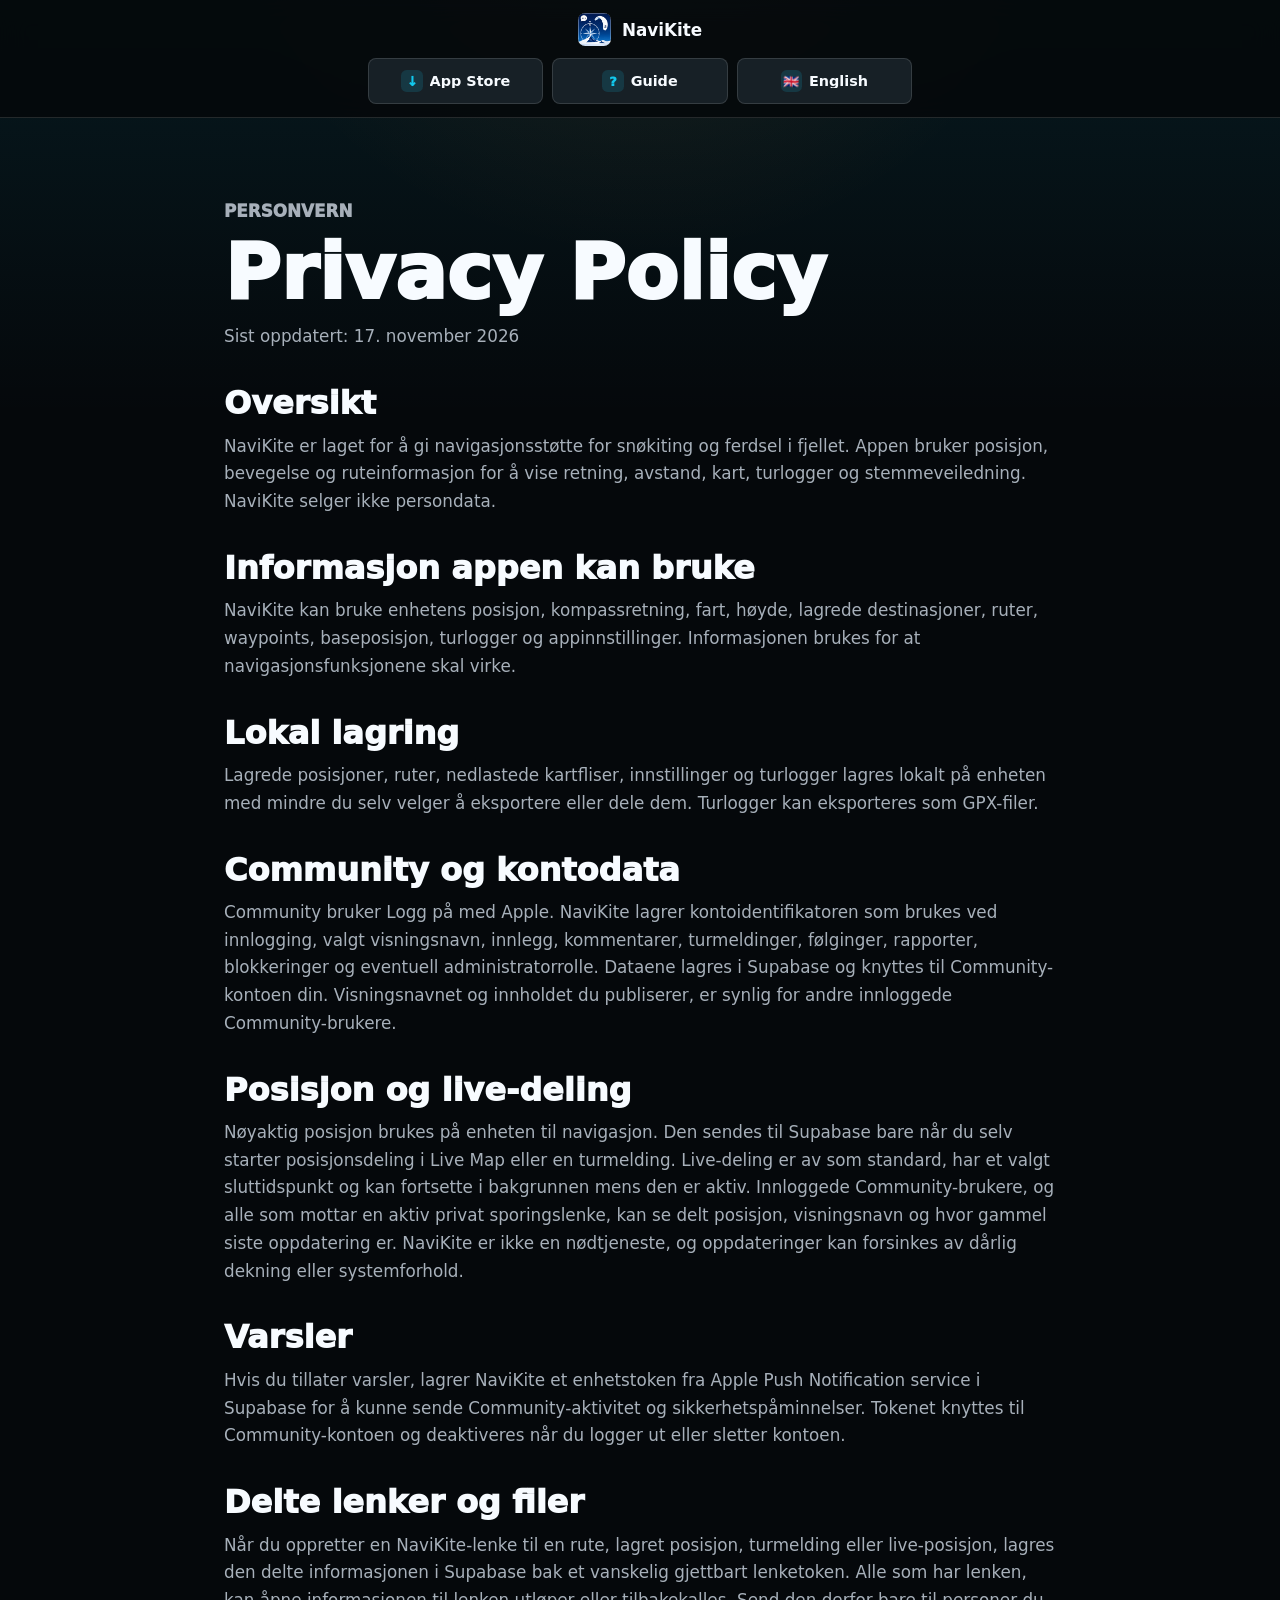
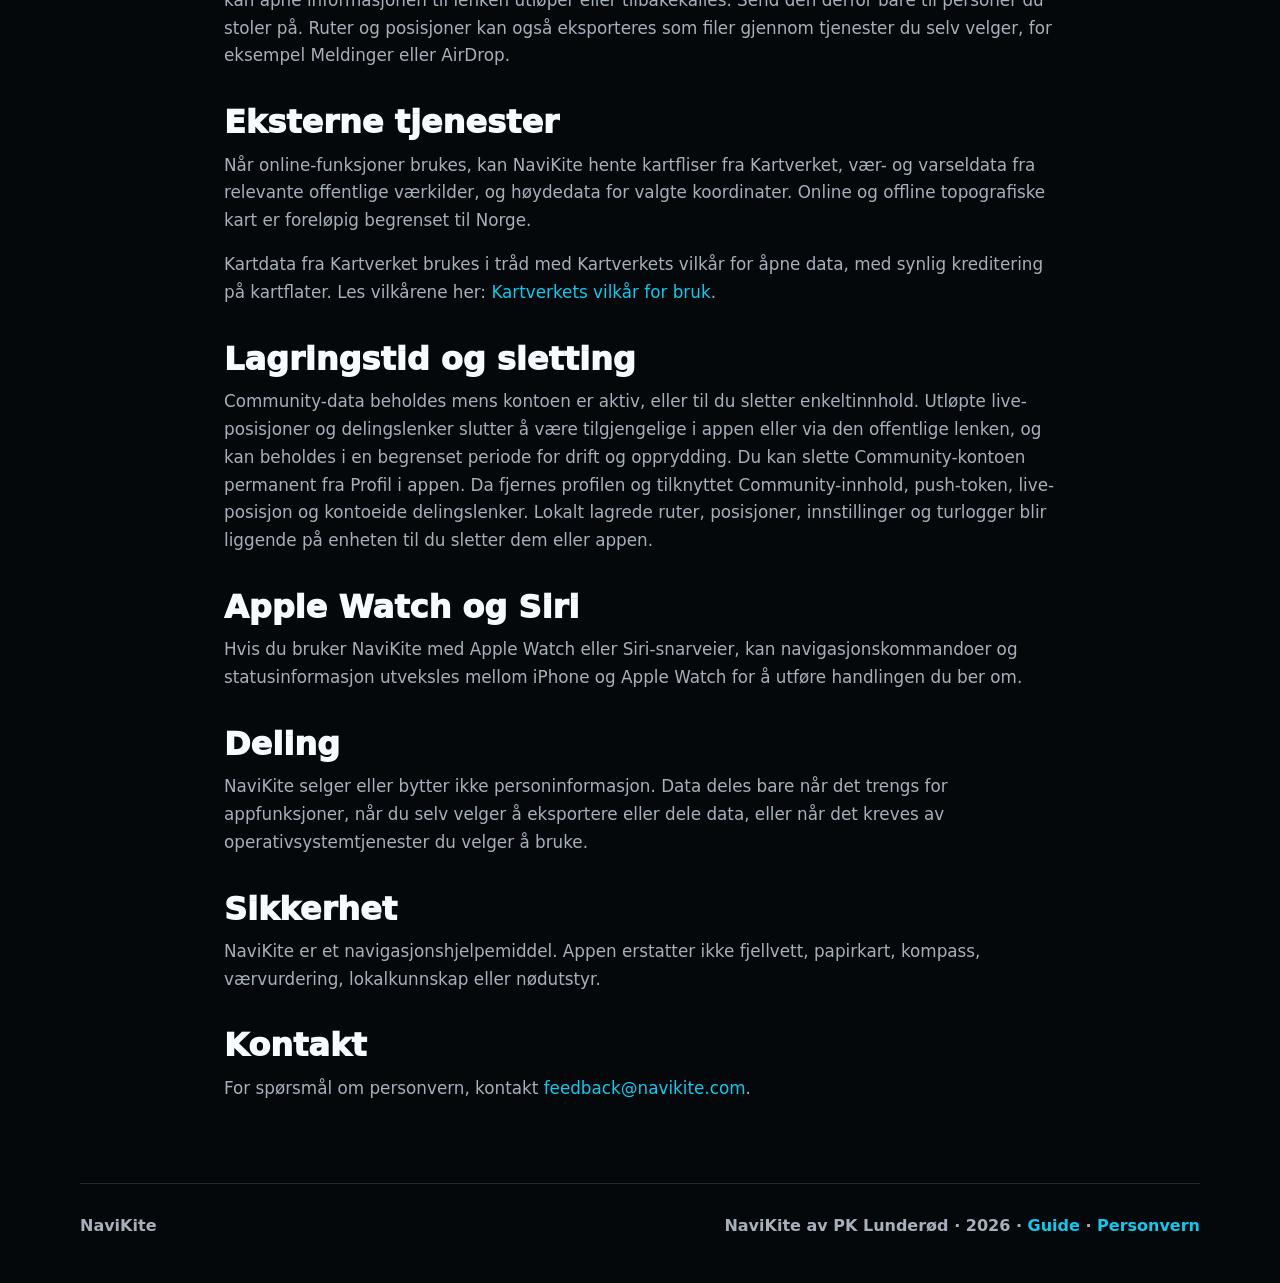
<file: privacy.html>
<!doctype html>
<html lang="no">
  <head>
    <meta charset="utf-8" />
    <meta name="viewport" content="width=device-width, initial-scale=1" />
    <title>Privacy Policy - NaviKite</title>
    <meta
      name="description"
      content="Privacy policy for NaviKite, a navigation app for snowkiting and mountain travel."
    />
    <link rel="canonical" href="https://navikite.com/privacy.html" />
    <meta name="robots" content="index, follow" />
    <link rel="icon" href="assets/navikite-icon.png" />
    <link rel="stylesheet" href="styles.css" />
    <script src="script.js" defer></script>
  </head>
  <body>
    <header class="site-header" aria-label="Main navigation">
      <a class="brand" href="/" aria-label="NaviKite home">
        <img src="assets/navikite-icon.png" alt="" />
        <span>NaviKite</span>
      </a>
      <div class="header-actions">
        <a class="nav-button" href="https://apps.apple.com/no/app/navikite/id6775079826?l=nb" target="_blank" rel="noopener" data-app-store-link>
          <span class="nav-icon" aria-hidden="true">↓</span>
          <span data-i18n="appStoreButton">App Store</span>
        </a>
        <a class="nav-button" href="guide.html">
          <span class="nav-icon" aria-hidden="true">?</span>
          <span data-i18n="guideNav">Guide</span>
        </a>
        <button class="language-toggle nav-button" type="button" data-language-toggle aria-label="Switch to English">
          <span class="nav-icon" data-language-flag aria-hidden="true">🇬🇧</span>
          <span data-language-label>English</span>
        </button>
      </div>
    </header>

    <main class="legal-page">
      <section class="legal-content">
        <p class="eyebrow" data-i18n="privacyEyebrow">Personvern</p>
        <h1 data-i18n="privacyTitle">Privacy Policy</h1>
        <p class="lead" data-i18n="privacyUpdated">Last updated: 17 November 2026</p>

        <h2 data-i18n="privacyIntroTitle">Overview</h2>
        <p data-i18n="privacyIntroText">
          NaviKite is built to provide navigation support for snowkiting and mountain travel. The app uses location, motion and route information to show direction, distance, maps, trip logs and voice guidance. NaviKite does not sell personal data.
        </p>

        <h2 data-i18n="privacyDataTitle">Information the app may use</h2>
        <p data-i18n="privacyDataText">
          NaviKite may use your device location, compass heading, speed, altitude, saved destinations, routes, waypoints, base position, trip logs and app settings. This information is used to make the navigation features work.
        </p>

        <h2 data-i18n="privacyStorageTitle">Local storage</h2>
        <p data-i18n="privacyStorageText">
          Saved positions, routes, downloaded map tiles, settings and trip logs are stored locally on your device unless you choose to export or share them. Trip logs can be exported as GPX files.
        </p>

        <h2 data-i18n="privacyCommunityTitle">Community and account data</h2>
        <p data-i18n="privacyCommunityText">
          Community uses Sign in with Apple. NaviKite stores the account identifier supplied for sign-in, your chosen display name, posts, comments, Trip Notices, follows, reports, blocks and administrator role where applicable. This data is stored in Supabase and is linked to your Community account. Your display name and published content are visible to other signed-in Community users.
        </p>

        <h2 data-i18n="privacyLocationTitle">Location and live sharing</h2>
        <p data-i18n="privacyLocationText">
          Precise location is used on the device for navigation. It is sent to Supabase only when you deliberately start Live Map or Trip Notice location sharing. Live sharing is off by default, has a selected end time and may continue in the background while active. Signed-in Community users, and anyone who receives an active private tracking link, can see the shared position, display name and age of the latest update. NaviKite is not an emergency service, and updates may be delayed by poor coverage or system conditions.
        </p>

        <h2 data-i18n="privacyNotificationsTitle">Notifications</h2>
        <p data-i18n="privacyNotificationsText">
          If you allow notifications, NaviKite stores an Apple Push Notification service device token in Supabase so it can deliver Community activity and safety reminders. The token is linked to your Community account and is deactivated when you sign out or delete the account.
        </p>

        <h2 data-i18n="privacyLinksTitle">Shared links and files</h2>
        <p data-i18n="privacyLinksText">
          When you create a NaviKite link for a route, saved position, Trip Notice or live position, the shared information is stored in Supabase behind a hard-to-guess link token. Anyone with the link can access that information until the link expires or is revoked, so only send it to people you trust. Routes and positions may also be exported as files through services you choose, such as Messages or AirDrop.
        </p>

        <h2 data-i18n="privacyServicesTitle">External services</h2>
        <p data-i18n="privacyServicesText">
          When online features are used, NaviKite may request map tiles from the Norwegian Mapping Authority (Kartverket), weather and forecast data from relevant public weather sources, and elevation data for selected coordinates. Online and offline topographic maps are currently limited to Norway.
        </p>
        <p>
          <span data-i18n="privacyKartverketTermsText">
            Kartdata fra Kartverket brukes i tråd med Kartverkets vilkår for åpne data, med synlig kreditering på kartflater. Les vilkårene her:
          </span>
          <a href="https://kartverket.no/api-og-data/vilkar-for-bruk" data-i18n="privacyKartverketTermsLink">Kartverkets vilkår for bruk</a>.
        </p>

        <h2 data-i18n="privacyRetentionTitle">Retention and deletion</h2>
        <p data-i18n="privacyRetentionText">
          Community account data is retained while your account is active, or until you delete individual content. Expired live positions and share links stop being available through the app or public link and may be retained for a limited period for operation and cleanup. You can permanently delete your Community account from Profile in the app. This removes the profile and associated Community content, push token, live position and account-owned share links. Locally stored routes, positions, settings and trip logs remain on your device until you remove them or the app.
        </p>

        <h2 data-i18n="privacyWatchTitle">Apple Watch and Siri</h2>
        <p data-i18n="privacyWatchText">
          If you use NaviKite with Apple Watch or Siri shortcuts, navigation commands and status information may be exchanged between your iPhone and Apple Watch to perform the requested action.
        </p>

        <h2 data-i18n="privacySharingTitle">Sharing</h2>
        <p data-i18n="privacySharingText">
          NaviKite does not sell or trade your personal information. Data is only shared when needed to provide app functions, when you choose to export or share data, or when required by the operating system services you choose to use.
        </p>

        <h2 data-i18n="privacySafetyTitle">Safety</h2>
        <p data-i18n="privacySafetyText">
          NaviKite is a navigation aid. It is not a replacement for proper mountain judgement, paper maps, compass, weather assessment, local knowledge or emergency equipment.
        </p>

        <h2 data-i18n="privacyContactTitle">Contact</h2>
        <p>
          <span data-i18n="privacyContactText">For privacy questions, contact</span>
          <a href="mailto:feedback@navikite.com">feedback@navikite.com</a>.
        </p>
      </section>
    </main>

    <footer>
      <span>NaviKite</span>
      <span>
        <span data-i18n="footerText">Beta-konsept av PK Lunderød · 2026</span>
        · <a href="guide.html" data-i18n="guideNav">Guide</a>
        · <a href="privacy.html" data-i18n="privacyLink">Personvern</a>
      </span>
    </footer>
  </body>
</html>
</file>
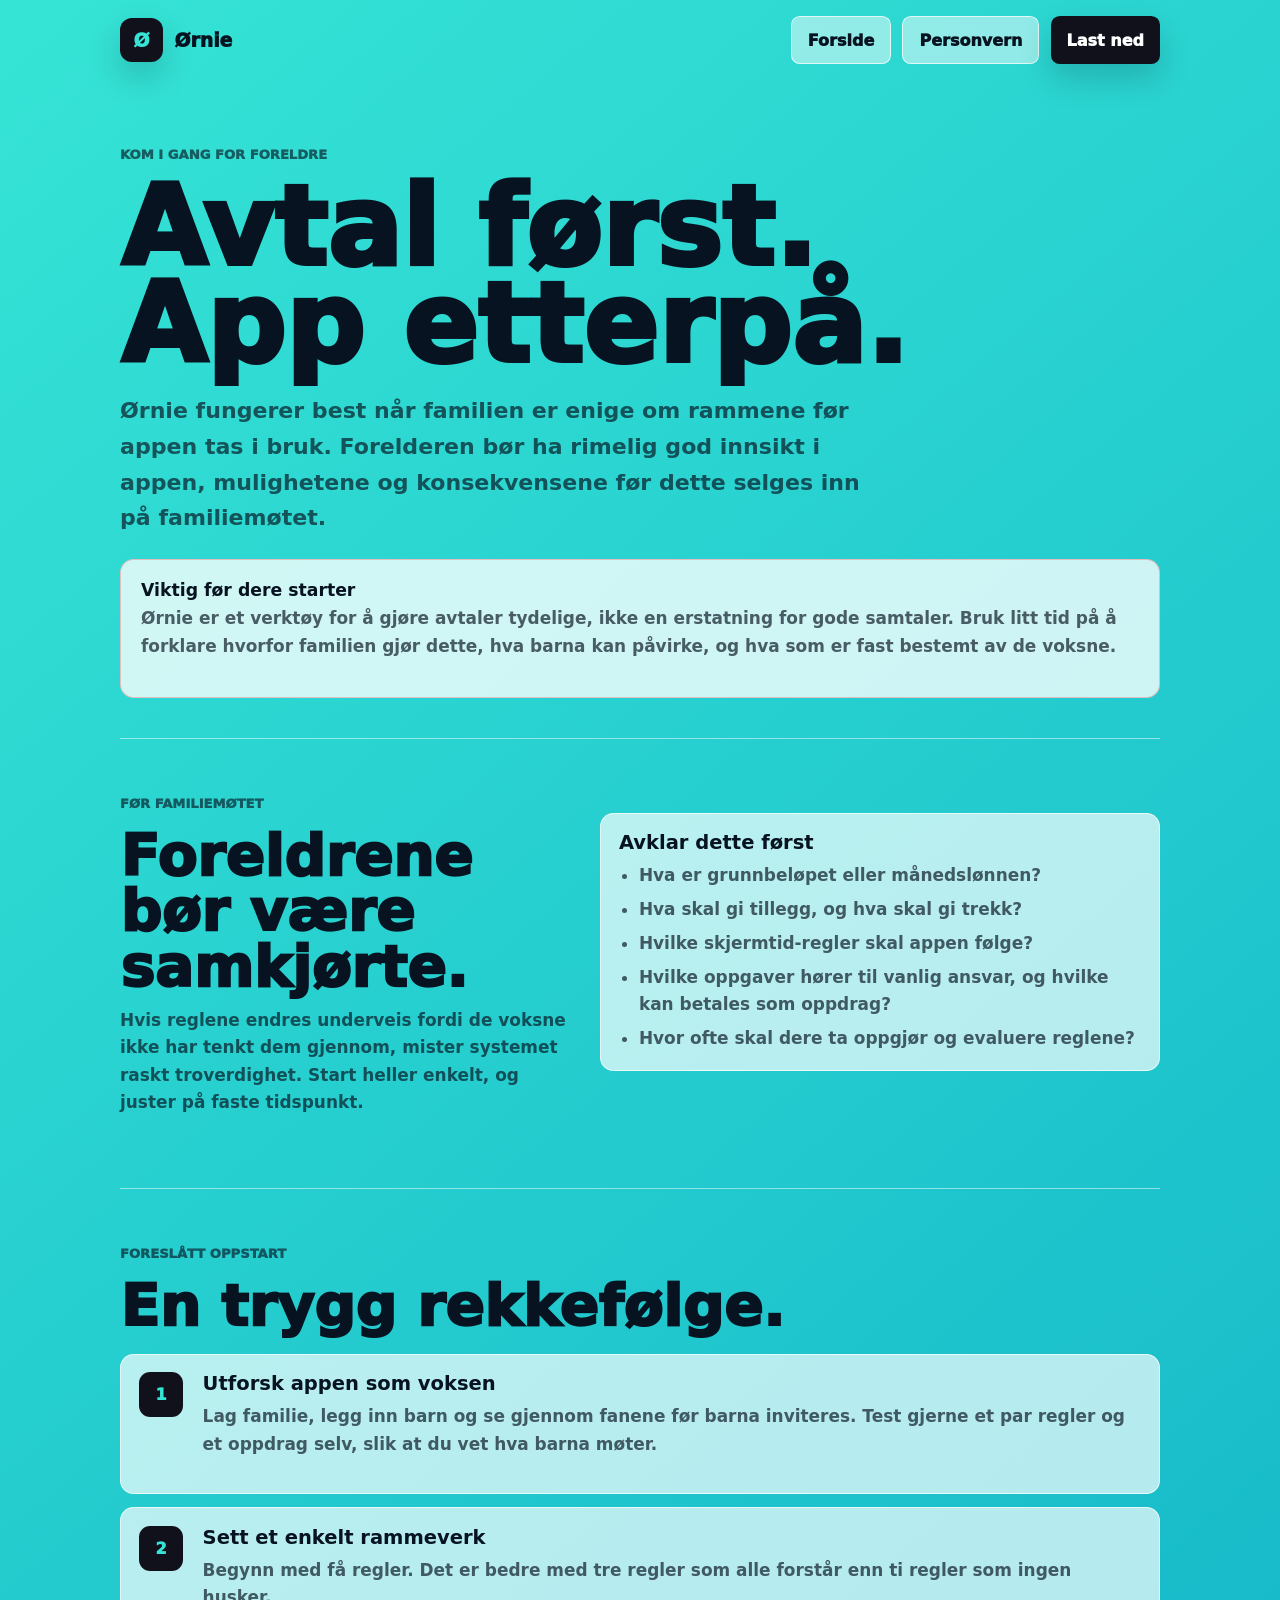
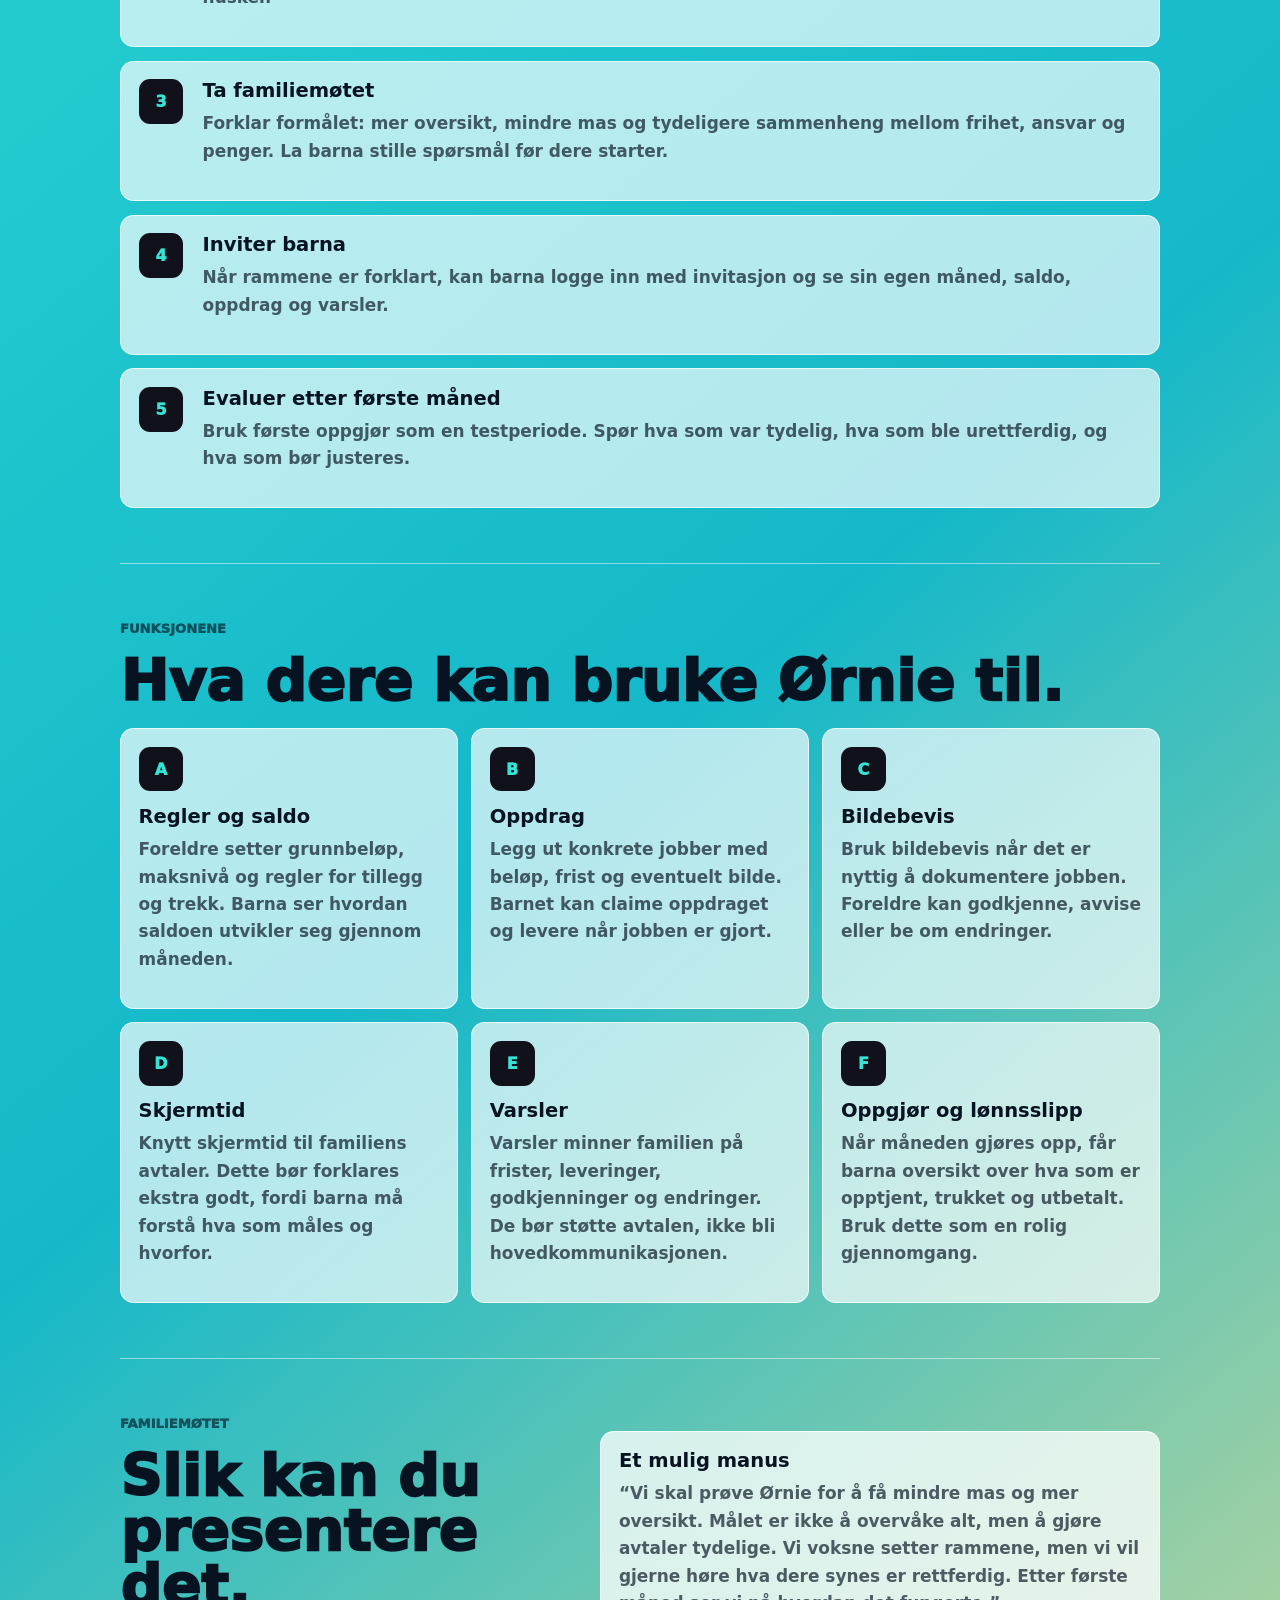
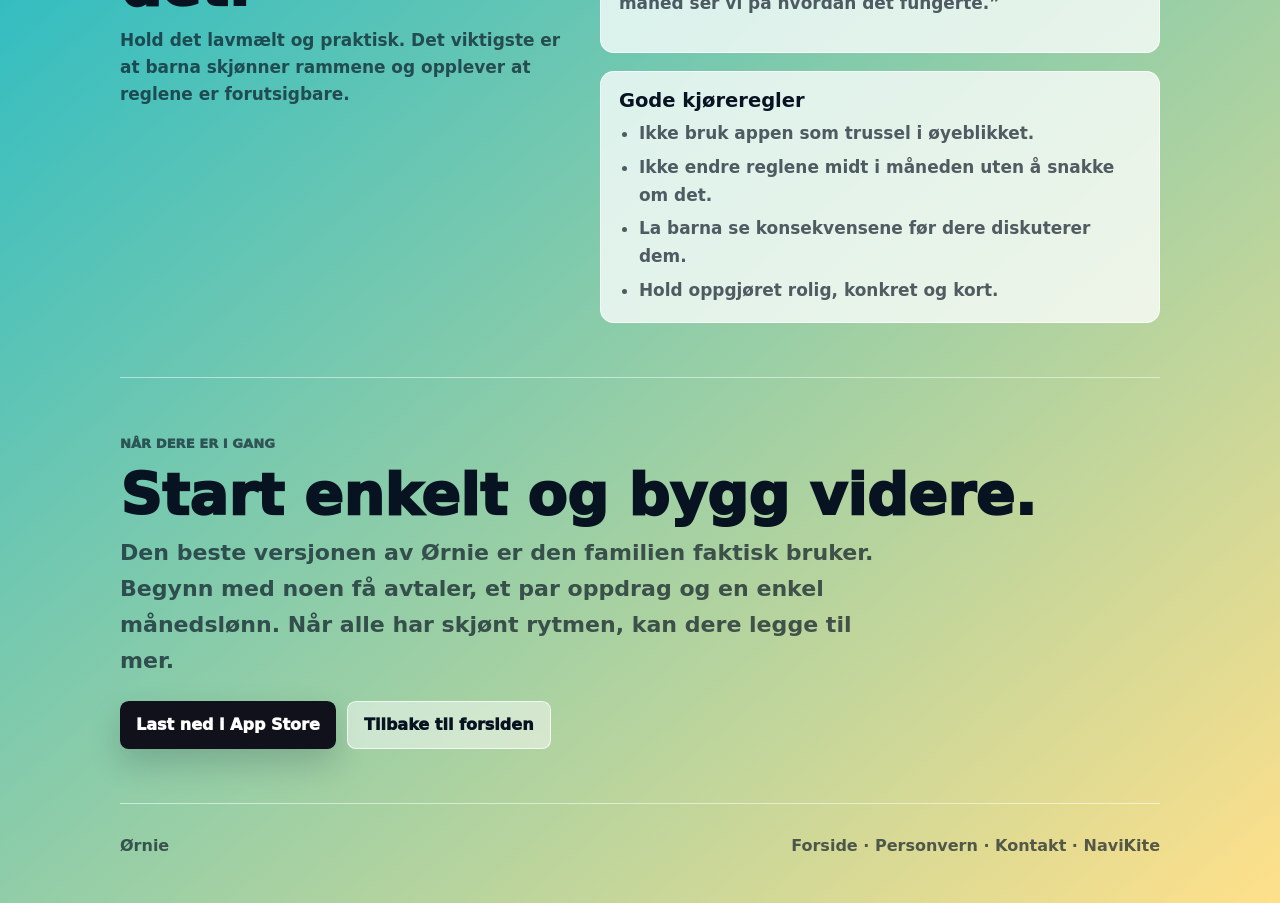
<file: ornie/guide.html>
<!doctype html>
<html lang="no">
  <head>
    <meta charset="utf-8" />
    <meta name="viewport" content="width=device-width, initial-scale=1" />
    <title>Kom i gang for foreldre - Ørnie</title>
    <meta name="description" content="En praktisk bruksanvisning for foreldre som vil komme i gang med Ørnie." />
    <link rel="canonical" href="https://navikite.com/ornie/guide.html" />
    <link rel="icon" type="image/svg+xml" href="favicon.svg" />
    <style>
      :root {
        --ink: #071321;
        --muted: rgba(7, 19, 33, 0.68);
        --panel: rgba(255, 255, 255, 0.68);
        --line: rgba(255, 255, 255, 0.7);
        --aqua: #36e4d5;
        --teal: #15b8c9;
        --sun: #ffe08a;
        --coral: #ff5b64;
        --max: 1040px;
      }
      * { box-sizing: border-box; }
      body {
        margin: 0;
        color: var(--ink);
        font-family: ui-rounded, "SF Pro Rounded", Inter, system-ui, -apple-system, BlinkMacSystemFont, "Segoe UI", sans-serif;
        letter-spacing: 0;
        background: linear-gradient(140deg, var(--aqua), var(--teal) 56%, var(--sun));
      }
      a { color: inherit; }
      .header, main, .footer { width: min(var(--max), calc(100% - 2rem)); margin: 0 auto; }
      .header { display: flex; justify-content: space-between; align-items: center; gap: 1rem; padding: 1rem 0; }
      .brand, .nav, .actions { display: flex; align-items: center; gap: 0.7rem; }
      .brand { font-size: 1.18rem; font-weight: 1000; text-decoration: none; }
      .mark { display: grid; place-items: center; width: 2.7rem; height: 2.7rem; border-radius: 0.75rem; background: #11111c; color: var(--aqua); box-shadow: 0 0.9rem 2rem rgba(7, 19, 33, 0.18); }
      .button { display: inline-flex; align-items: center; justify-content: center; min-height: 3rem; padding: 0.78rem 1rem; border-radius: 0.55rem; font-weight: 950; text-decoration: none; }
      .button.primary { background: #11111c; color: white; box-shadow: 0 0.9rem 2rem rgba(7, 19, 33, 0.18); }
      .button.light { border: 1px solid var(--line); background: rgba(255, 255, 255, 0.48); }
      .hero { padding: 4rem 0 2.5rem; }
      .eyebrow { margin: 0 0 0.9rem; color: rgba(7, 19, 33, 0.64); text-transform: uppercase; font-size: 0.82rem; font-weight: 1000; }
      h1, h2, h3, p { margin-top: 0; }
      h1 { max-width: 11ch; margin-bottom: 1.2rem; font-size: clamp(3.4rem, 9vw, 6.9rem); line-height: 0.88; font-weight: 1000; }
      h2 { margin-bottom: 0.75rem; font-size: clamp(2rem, 4.5vw, 3.6rem); line-height: 0.96; font-weight: 1000; }
      h3 { margin-bottom: 0.5rem; font-size: 1.22rem; }
      p, li { color: var(--muted); font-size: 1.06rem; line-height: 1.62; font-weight: 720; }
      ul, ol { margin: 0; padding-left: 1.25rem; }
      li + li { margin-top: 0.4rem; }
      .lead { max-width: 48rem; font-size: clamp(1.15rem, 2.1vw, 1.38rem); }
      .notice, .card, .step, .meeting-card, .checklist { border: 1px solid var(--line); border-radius: 0.85rem; background: var(--panel); }
      .notice { margin-top: 1.4rem; padding: 1.25rem; border-color: rgba(255, 91, 100, 0.36); background: rgba(255, 255, 255, 0.78); }
      .notice strong { display: block; margin-bottom: 0.35rem; font-size: 1.08rem; }
      .section { padding: 3.4rem 0; border-top: 1px solid rgba(255, 255, 255, 0.5); }
      .two-col { display: grid; grid-template-columns: 0.9fr 1.1fr; gap: 1.4rem; align-items: start; }
      .grid { display: grid; grid-template-columns: repeat(3, minmax(0, 1fr)); gap: 0.85rem; margin-top: 1.2rem; }
      .card, .step, .meeting-card, .checklist { padding: 1.1rem; }
      .number { display: grid; place-items: center; width: 2.8rem; height: 2.8rem; margin-bottom: 0.85rem; border-radius: 0.7rem; background: #11111c; color: var(--aqua); font-weight: 1000; }
      .step-list { display: grid; gap: 0.85rem; margin-top: 1.2rem; }
      .step { display: grid; grid-template-columns: 3rem 1fr; gap: 1rem; }
      .step .number { margin: 0; }
      .meeting-card { margin-top: 1.1rem; background: rgba(255, 255, 255, 0.76); }
      .checklist { margin-top: 1.2rem; }
      .footer { display: flex; justify-content: space-between; gap: 1rem; padding: 2rem 0 3rem; border-top: 1px solid rgba(255, 255, 255, 0.55); color: rgba(7, 19, 33, 0.66); font-weight: 850; }
      .footer a { text-decoration: none; }
      .footer a:hover { text-decoration: underline; }
      @media (max-width: 860px) {
        .header, .footer { align-items: flex-start; flex-direction: column; }
        .two-col, .grid { grid-template-columns: 1fr; }
      }
      @media (max-width: 560px) {
        .nav, .actions { width: 100%; flex-direction: column; align-items: stretch; }
        .button { width: 100%; }
        h1 { font-size: 3.7rem; }
        .step { grid-template-columns: 1fr; }
      }
    </style>
  </head>
  <body>
    <header class="header">
      <a class="brand" href="index.html" aria-label="Ørnie hjem">
        <span class="mark" aria-hidden="true">Ø</span>
        <span>Ørnie</span>
      </a>
      <nav class="nav" aria-label="Lenker">
        <a class="button light" href="index.html">Forside</a>
        <a class="button light" href="privacy.html">Personvern</a>
        <a class="button primary" href="https://apps.apple.com/no/app/%C3%B8rnie/id6800534361" target="_blank" rel="noopener">Last ned</a>
      </nav>
    </header>
    <main>
      <section class="hero">
        <p class="eyebrow">Kom i gang for foreldre</p>
        <h1>Avtal først. App etterpå.</h1>
        <p class="lead">Ørnie fungerer best når familien er enige om rammene før appen tas i bruk. Forelderen bør ha rimelig god innsikt i appen, mulighetene og konsekvensene før dette selges inn på familiemøtet.</p>
        <div class="notice">
          <strong>Viktig før dere starter</strong>
          <p>Ørnie er et verktøy for å gjøre avtaler tydelige, ikke en erstatning for gode samtaler. Bruk litt tid på å forklare hvorfor familien gjør dette, hva barna kan påvirke, og hva som er fast bestemt av de voksne.</p>
        </div>
      </section>

      <section class="section two-col">
        <div>
          <p class="eyebrow">Før familiemøtet</p>
          <h2>Foreldrene bør være samkjørte.</h2>
          <p>Hvis reglene endres underveis fordi de voksne ikke har tenkt dem gjennom, mister systemet raskt troverdighet. Start heller enkelt, og juster på faste tidspunkt.</p>
        </div>
        <div class="checklist">
          <h3>Avklar dette først</h3>
          <ul>
            <li>Hva er grunnbeløpet eller månedslønnen?</li>
            <li>Hva skal gi tillegg, og hva skal gi trekk?</li>
            <li>Hvilke skjermtid-regler skal appen følge?</li>
            <li>Hvilke oppgaver hører til vanlig ansvar, og hvilke kan betales som oppdrag?</li>
            <li>Hvor ofte skal dere ta oppgjør og evaluere reglene?</li>
          </ul>
        </div>
      </section>

      <section class="section">
        <p class="eyebrow">Foreslått oppstart</p>
        <h2>En trygg rekkefølge.</h2>
        <div class="step-list">
          <article class="step">
            <span class="number">1</span>
            <div>
              <h3>Utforsk appen som voksen</h3>
              <p>Lag familie, legg inn barn og se gjennom fanene før barna inviteres. Test gjerne et par regler og et oppdrag selv, slik at du vet hva barna møter.</p>
            </div>
          </article>
          <article class="step">
            <span class="number">2</span>
            <div>
              <h3>Sett et enkelt rammeverk</h3>
              <p>Begynn med få regler. Det er bedre med tre regler som alle forstår enn ti regler som ingen husker.</p>
            </div>
          </article>
          <article class="step">
            <span class="number">3</span>
            <div>
              <h3>Ta familiemøtet</h3>
              <p>Forklar formålet: mer oversikt, mindre mas og tydeligere sammenheng mellom frihet, ansvar og penger. La barna stille spørsmål før dere starter.</p>
            </div>
          </article>
          <article class="step">
            <span class="number">4</span>
            <div>
              <h3>Inviter barna</h3>
              <p>Når rammene er forklart, kan barna logge inn med invitasjon og se sin egen måned, saldo, oppdrag og varsler.</p>
            </div>
          </article>
          <article class="step">
            <span class="number">5</span>
            <div>
              <h3>Evaluer etter første måned</h3>
              <p>Bruk første oppgjør som en testperiode. Spør hva som var tydelig, hva som ble urettferdig, og hva som bør justeres.</p>
            </div>
          </article>
        </div>
      </section>

      <section class="section">
        <p class="eyebrow">Funksjonene</p>
        <h2>Hva dere kan bruke Ørnie til.</h2>
        <div class="grid">
          <article class="card">
            <span class="number">A</span>
            <h3>Regler og saldo</h3>
            <p>Foreldre setter grunnbeløp, maksnivå og regler for tillegg og trekk. Barna ser hvordan saldoen utvikler seg gjennom måneden.</p>
          </article>
          <article class="card">
            <span class="number">B</span>
            <h3>Oppdrag</h3>
            <p>Legg ut konkrete jobber med beløp, frist og eventuelt bilde. Barnet kan claime oppdraget og levere når jobben er gjort.</p>
          </article>
          <article class="card">
            <span class="number">C</span>
            <h3>Bildebevis</h3>
            <p>Bruk bildebevis når det er nyttig å dokumentere jobben. Foreldre kan godkjenne, avvise eller be om endringer.</p>
          </article>
          <article class="card">
            <span class="number">D</span>
            <h3>Skjermtid</h3>
            <p>Knytt skjermtid til familiens avtaler. Dette bør forklares ekstra godt, fordi barna må forstå hva som måles og hvorfor.</p>
          </article>
          <article class="card">
            <span class="number">E</span>
            <h3>Varsler</h3>
            <p>Varsler minner familien på frister, leveringer, godkjenninger og endringer. De bør støtte avtalen, ikke bli hovedkommunikasjonen.</p>
          </article>
          <article class="card">
            <span class="number">F</span>
            <h3>Oppgjør og lønnsslipp</h3>
            <p>Når måneden gjøres opp, får barna oversikt over hva som er opptjent, trukket og utbetalt. Bruk dette som en rolig gjennomgang.</p>
          </article>
        </div>
      </section>

      <section class="section two-col">
        <div>
          <p class="eyebrow">Familiemøtet</p>
          <h2>Slik kan du presentere det.</h2>
          <p>Hold det lavmælt og praktisk. Det viktigste er at barna skjønner rammene og opplever at reglene er forutsigbare.</p>
        </div>
        <div>
          <div class="meeting-card">
            <h3>Et mulig manus</h3>
            <p>“Vi skal prøve Ørnie for å få mindre mas og mer oversikt. Målet er ikke å overvåke alt, men å gjøre avtaler tydelige. Vi voksne setter rammene, men vi vil gjerne høre hva dere synes er rettferdig. Etter første måned ser vi på hvordan det fungerte.”</p>
          </div>
          <div class="meeting-card">
            <h3>Gode kjøreregler</h3>
            <ul>
              <li>Ikke bruk appen som trussel i øyeblikket.</li>
              <li>Ikke endre reglene midt i måneden uten å snakke om det.</li>
              <li>La barna se konsekvensene før dere diskuterer dem.</li>
              <li>Hold oppgjøret rolig, konkret og kort.</li>
            </ul>
          </div>
        </div>
      </section>

      <section class="section">
        <p class="eyebrow">Når dere er i gang</p>
        <h2>Start enkelt og bygg videre.</h2>
        <p class="lead">Den beste versjonen av Ørnie er den familien faktisk bruker. Begynn med noen få avtaler, et par oppdrag og en enkel månedslønn. Når alle har skjønt rytmen, kan dere legge til mer.</p>
        <div class="actions">
          <a class="button primary" href="https://apps.apple.com/no/app/%C3%B8rnie/id6800534361" target="_blank" rel="noopener">Last ned i App Store</a>
          <a class="button light" href="index.html">Tilbake til forsiden</a>
        </div>
      </section>
    </main>
    <footer class="footer">
      <span>Ørnie</span>
      <span><a href="index.html">Forside</a> · <a href="privacy.html">Personvern</a> · <a href="mailto:earnie@navikite.com">Kontakt</a> · <a href="https://navikite.com/">NaviKite</a></span>
    </footer>
  </body>
</html>
</file>
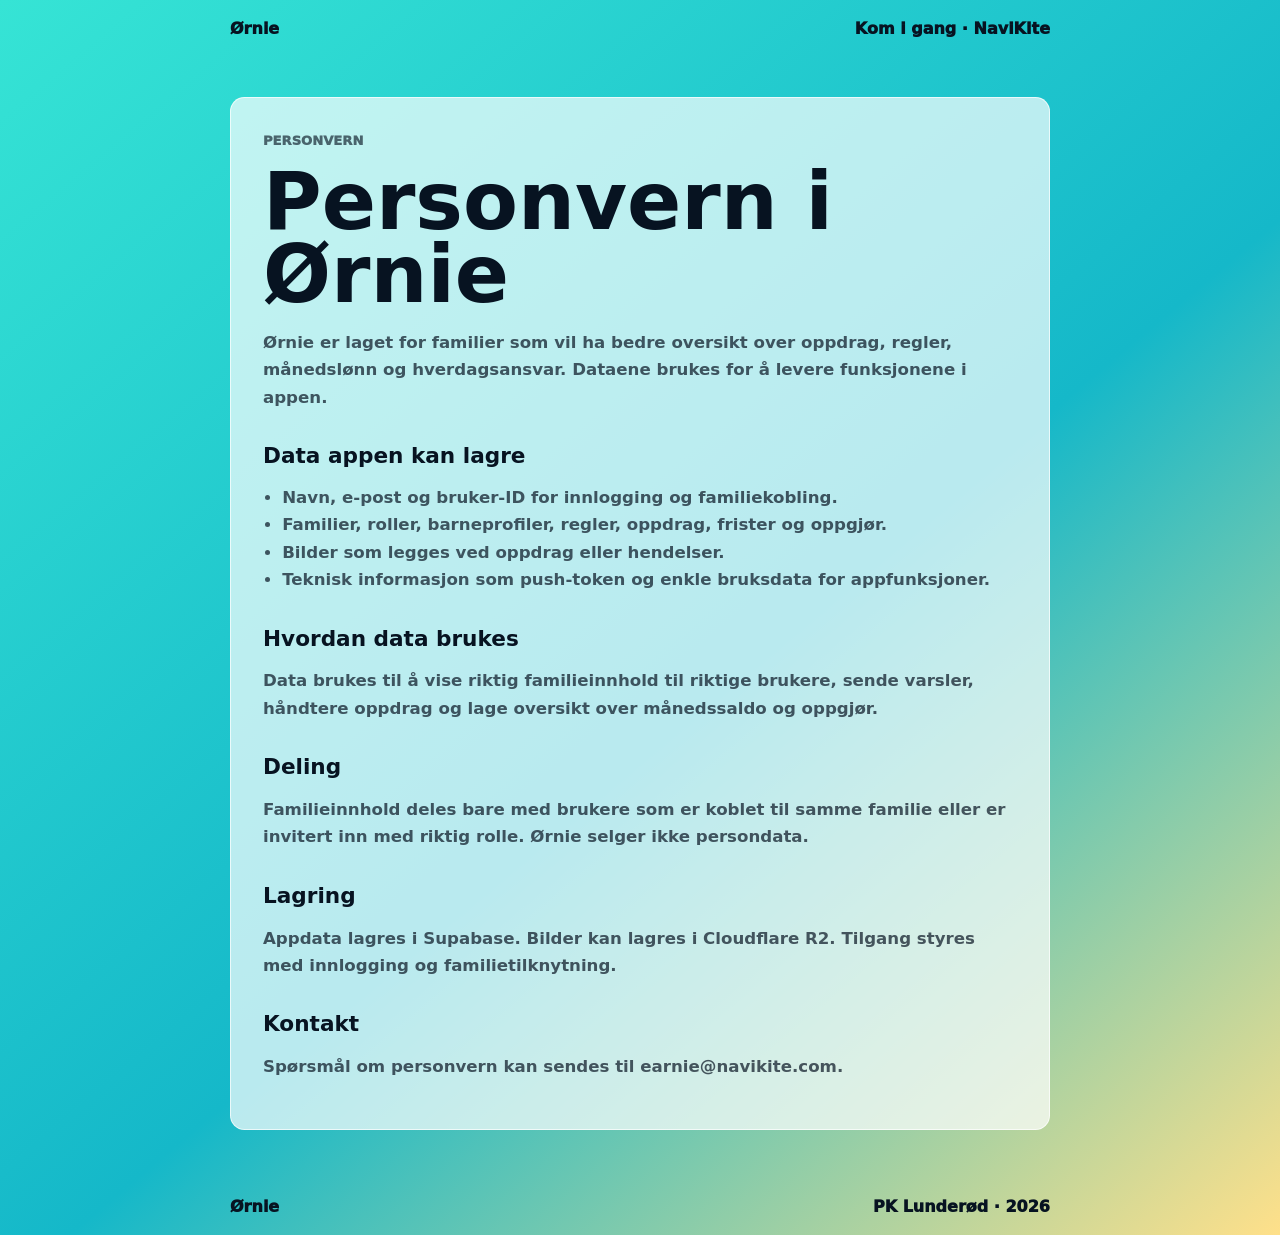
<file: ornie/privacy.html>
<!doctype html>
<html lang="no">
  <head>
    <meta charset="utf-8" />
    <meta name="viewport" content="width=device-width, initial-scale=1" />
    <title>Personvern - Ørnie</title>
    <meta name="description" content="Personvernerklæring for Ørnie." />
    <link rel="canonical" href="https://navikite.com/ornie/privacy.html" />
    <link rel="icon" type="image/svg+xml" href="favicon.svg" />
    <style>
      * { box-sizing: border-box; }
      body { margin: 0; color: #071321; font-family: ui-rounded, "SF Pro Rounded", Inter, system-ui, -apple-system, BlinkMacSystemFont, "Segoe UI", sans-serif; letter-spacing: 0; background: linear-gradient(140deg, #36e4d5, #15b8c9 56%, #ffe08a); }
      header, main, footer { width: min(820px, calc(100% - 2rem)); margin: 0 auto; }
      header, footer { display: flex; justify-content: space-between; gap: 1rem; padding: 1.2rem 0; font-weight: 950; }
      a { color: inherit; text-decoration: none; }
      a:hover { text-decoration: underline; }
      article { margin: 2.5rem 0 3rem; padding: 2rem; border: 1px solid rgba(255, 255, 255, 0.7); border-radius: 0.9rem; background: rgba(255, 255, 255, 0.7); }
      h1 { margin: 0 0 1rem; font-size: clamp(2.6rem, 8vw, 5rem); line-height: 0.92; }
      h2 { margin: 2rem 0 0.65rem; font-size: 1.35rem; }
      p, li { color: rgba(7, 19, 33, 0.7); font-size: 1.04rem; line-height: 1.65; font-weight: 700; }
      ul { padding-left: 1.2rem; }
      .eyebrow { margin: 0 0 0.8rem; color: rgba(7, 19, 33, 0.64); text-transform: uppercase; font-size: 0.82rem; font-weight: 1000; }
      @media (max-width: 620px) { header, footer { flex-direction: column; } article { padding: 1.25rem; } }
    </style>
  </head>
  <body>
    <header><a href="index.html">Ørnie</a><span><a href="guide.html">Kom i gang</a> · <a href="https://navikite.com/">NaviKite</a></span></header>
    <main>
      <article>
        <p class="eyebrow">Personvern</p>
        <h1>Personvern i Ørnie</h1>
        <p>Ørnie er laget for familier som vil ha bedre oversikt over oppdrag, regler, månedslønn og hverdagsansvar. Dataene brukes for å levere funksjonene i appen.</p>
        <h2>Data appen kan lagre</h2>
        <ul>
          <li>Navn, e-post og bruker-ID for innlogging og familiekobling.</li>
          <li>Familier, roller, barneprofiler, regler, oppdrag, frister og oppgjør.</li>
          <li>Bilder som legges ved oppdrag eller hendelser.</li>
          <li>Teknisk informasjon som push-token og enkle bruksdata for appfunksjoner.</li>
        </ul>
        <h2>Hvordan data brukes</h2>
        <p>Data brukes til å vise riktig familieinnhold til riktige brukere, sende varsler, håndtere oppdrag og lage oversikt over månedssaldo og oppgjør.</p>
        <h2>Deling</h2>
        <p>Familieinnhold deles bare med brukere som er koblet til samme familie eller er invitert inn med riktig rolle. Ørnie selger ikke persondata.</p>
        <h2>Lagring</h2>
        <p>Appdata lagres i Supabase. Bilder kan lagres i Cloudflare R2. Tilgang styres med innlogging og familietilknytning.</p>
        <h2>Kontakt</h2>
        <p>Spørsmål om personvern kan sendes til <a href="mailto:earnie@navikite.com">earnie@navikite.com</a>.</p>
      </article>
    </main>
    <footer><span>Ørnie</span><span>PK Lunderød · 2026</span></footer>
  </body>
</html>
</file>
<file: styles.css>
:root {
  color-scheme: dark;
  --bg: #05080b;
  --panel: #11171c;
  --panel-2: #172026;
  --text: #f7fbff;
  --muted: #a7b0ba;
  --line: rgba(255, 255, 255, 0.13);
  --cyan: #12c8ec;
  --orange: #ff8a24;
  --green: #31d265;
  --red: #ef4343;
  --max: 1120px;
}

* {
  box-sizing: border-box;
}

html {
  scroll-behavior: smooth;
}

body {
  margin: 0;
  background:
    linear-gradient(180deg, rgba(18, 200, 236, 0.09), transparent 26rem),
    radial-gradient(circle at 50% -12rem, rgba(255, 138, 36, 0.12), transparent 28rem),
    var(--bg);
  color: var(--text);
  font-family: Inter, ui-sans-serif, system-ui, -apple-system, BlinkMacSystemFont, "Segoe UI", sans-serif;
  letter-spacing: 0;
}

a {
  color: inherit;
}

.site-header {
  position: sticky;
  top: 0;
  z-index: 10;
  display: flex;
  flex-direction: column;
  align-items: center;
  justify-content: center;
  gap: 0.75rem;
  padding: 0.8rem max(1rem, calc((100vw - var(--max)) / 2));
  background: rgba(5, 8, 11, 0.88);
  border-bottom: 1px solid var(--line);
  backdrop-filter: blur(14px);
}

.brand {
  display: inline-flex;
  align-items: center;
  gap: 0.65rem;
  text-decoration: none;
  font-weight: 900;
  font-size: 1.05rem;
}

.brand img {
  width: 2.1rem;
  height: 2.1rem;
  border-radius: 0.45rem;
}

.nav-links {
  display: flex;
  gap: 1rem;
  color: var(--muted);
  font-size: 0.95rem;
  font-weight: 750;
}

.simple-hero {
  min-height: auto;
  grid-template-columns: 1fr;
  padding: 4.8rem 0 1.4rem;
  text-align: center;
}

.simple-hero .hero-copy {
  max-width: 52rem;
  margin-inline: auto;
}

.simple-hero .hero-logo {
  margin-inline: auto;
}

.simple-hero h1 {
  max-width: 12ch;
  margin-inline: auto;
}

.simple-hero .lead {
  max-width: 44rem;
  margin-inline: auto;
}

.simple-hero .hero-actions {
  justify-content: center;
}

.nav-links a,
.nav-button,
.primary-action,
.secondary-action {
  text-decoration: none;
}

.nav-links a:hover {
  color: var(--text);
}

.header-actions {
  display: grid;
  grid-template-columns: repeat(3, minmax(0, 1fr));
  align-items: center;
  gap: 0.55rem;
  width: min(100%, 34rem);
}

.language-toggle,
.nav-button {
  display: inline-flex;
  align-items: center;
  justify-content: center;
  gap: 0.42rem;
  min-width: 0;
  min-height: 2.85rem;
  padding: 0.62rem 0.72rem;
  border: 1px solid var(--line);
  border-radius: 0.5rem;
  background: var(--panel-2);
  color: var(--text);
  font: inherit;
  font-size: 0.9rem;
  font-weight: 900;
  cursor: pointer;
  line-height: 1;
  text-align: center;
  white-space: nowrap;
  overflow: hidden;
}

.language-toggle:hover,
.nav-button:hover {
  border-color: rgba(18, 200, 236, 0.7);
  background: rgba(18, 200, 236, 0.12);
}

.nav-button span:last-child,
.language-toggle span:last-child {
  min-width: 0;
  overflow: hidden;
  text-overflow: ellipsis;
}

.nav-icon {
  display: inline-grid;
  flex: 0 0 1.35rem;
  place-items: center;
  width: 1.35rem;
  height: 1.35rem;
  border-radius: 0.35rem;
  background: rgba(18, 200, 236, 0.14);
  color: var(--cyan);
  font-size: 0.82rem;
  font-weight: 1000;
}

main {
  overflow: hidden;
}

.hero,
.section,
.quick-strip,
footer {
  width: min(var(--max), calc(100% - 2rem));
  margin-inline: auto;
}

.hero {
  min-height: calc(100vh - 4rem);
  display: grid;
  grid-template-columns: minmax(0, 1.08fr) minmax(22rem, 0.72fr);
  align-items: center;
  gap: 3rem;
  padding: 4rem 0 3rem;
}

.simple-hero {
  min-height: auto;
  grid-template-columns: 1fr;
  padding: 4.8rem 0 1.4rem;
  text-align: center;
}

.preview-section {
  width: min(48rem, calc(100% - 2rem));
  margin: 0 auto 3.5rem;
}

.phone-preview {
  position: relative;
  overflow: hidden;
  aspect-ratio: 706 / 1400;
  max-height: min(78rem, calc(100vh + 16rem));
  margin-inline: auto;
  border-radius: 2.6rem;
  background:
    linear-gradient(180deg, rgba(18, 200, 236, 0.10), transparent 34%),
    #030507;
  box-shadow:
    0 2.2rem 5rem rgba(0, 0, 0, 0.48),
    0 0 0 1px rgba(255, 255, 255, 0.10);
}

.phone-preview img {
  width: 100%;
  height: 100%;
  display: block;
  object-fit: contain;
  object-position: center;
  filter: saturate(1.06) contrast(1.05);
}

.hero-logo {
  width: 12rem;
  height: auto;
  margin-bottom: 1.4rem;
}

.eyebrow {
  margin: 0 0 0.8rem;
  color: var(--cyan);
  text-transform: uppercase;
  font-size: 0.82rem;
  font-weight: 950;
}

h1,
h2,
h3,
p {
  margin-top: 0;
}

h1 {
  max-width: 13ch;
  margin-bottom: 1.4rem;
  font-size: clamp(3.1rem, 7vw, 6.8rem);
  line-height: 0.9;
  font-weight: 1000;
}

h2 {
  margin-bottom: 1rem;
  font-size: clamp(2rem, 4vw, 4rem);
  line-height: 0.96;
  font-weight: 1000;
}

h3 {
  margin-bottom: 0.55rem;
  font-size: 1.18rem;
}

.lead {
  max-width: 43rem;
  color: var(--muted);
  font-size: clamp(1.1rem, 2vw, 1.38rem);
  line-height: 1.45;
}

.hero-actions {
  display: flex;
  flex-wrap: wrap;
  gap: 0.8rem;
  margin-top: 1.8rem;
}

.primary-action,
.secondary-action {
  display: inline-flex;
  align-items: center;
  justify-content: center;
  min-height: 3.2rem;
  padding: 0.85rem 1.1rem;
  border-radius: 0.5rem;
  font-weight: 950;
}

.primary-action {
  background: var(--cyan);
  color: #001018;
}

.secondary-action {
  background: var(--panel);
  border: 1px solid var(--line);
}

.instrument {
  width: 100%;
  border: 1px solid var(--line);
  border-radius: 0.5rem;
  padding: 1.2rem;
  background: linear-gradient(180deg, rgba(255, 255, 255, 0.08), rgba(255, 255, 255, 0.03));
  box-shadow: 0 2rem 5rem rgba(0, 0, 0, 0.38);
}

.instrument-top {
  display: flex;
  justify-content: space-between;
  gap: 1rem;
  color: var(--cyan);
  font-weight: 950;
  font-size: 1.3rem;
}

.instrument-top strong {
  color: var(--text);
}

.compass {
  position: relative;
  aspect-ratio: 1;
  width: min(20rem, 88%);
  margin: 1.4rem auto;
  border: 0.28rem solid rgba(255, 255, 255, 0.17);
  border-radius: 50%;
  background:
    radial-gradient(circle, rgba(18, 200, 236, 0.2), transparent 58%),
    rgba(0, 0, 0, 0.35);
}

.compass::before {
  content: "";
  position: absolute;
  inset: 1.2rem;
  border: 0.32rem solid rgba(18, 200, 236, 0.32);
  border-radius: 50%;
}

.cardinal {
  position: absolute;
  z-index: 2;
  font-weight: 1000;
  font-size: 1.25rem;
}

.north {
  top: 1.6rem;
  left: 50%;
  transform: translateX(-50%);
  color: var(--red);
}

.east {
  right: 1.9rem;
  top: 50%;
  transform: translateY(-50%);
}

.south {
  bottom: 1.55rem;
  left: 50%;
  transform: translateX(-50%);
}

.west {
  left: 1.9rem;
  top: 50%;
  transform: translateY(-50%);
}

.travel {
  position: absolute;
  top: -0.2rem;
  left: 50%;
  transform: translateX(-50%);
  color: var(--cyan);
  font-size: 0.8rem;
  font-weight: 1000;
}

.dest-arrow {
  position: absolute;
  left: 50%;
  top: 50%;
  width: 42%;
  height: 42%;
  transform: translate(-50%, -50%) rotate(28deg);
  background: var(--text);
  clip-path: polygon(50% 0, 82% 100%, 50% 74%, 18% 100%);
  filter: drop-shadow(0 0 1.5rem rgba(255, 255, 255, 0.25));
}

.readout {
  color: var(--green);
  text-align: center;
  font-size: clamp(1.35rem, 3vw, 2.3rem);
  font-weight: 1000;
}

.quick-strip {
  display: grid;
  grid-template-columns: repeat(4, 1fr);
  gap: 0.75rem;
  padding: 0 0 4rem;
}

.quick-strip div,
.feature-grid article,
.faq-list details,
.safety,
.cta,
.plan-panel {
  border: 1px solid var(--line);
  border-radius: 0.5rem;
  background: var(--panel);
}

.quick-strip div {
  padding: 1rem;
}

.quick-strip strong,
.quick-strip span {
  display: block;
}

.quick-strip strong {
  margin-bottom: 0.25rem;
  color: var(--text);
}

.quick-strip span {
  color: var(--muted);
  font-size: 0.92rem;
}

.section {
  padding: 5rem 0;
}

.video-guide {
  padding-top: 2.6rem;
  padding-bottom: 4rem;
  text-align: center;
}

.video-copy {
  max-width: 42rem;
  margin: 0 auto 1.4rem;
}

.video-copy p:not(.eyebrow) {
  color: var(--muted);
  font-size: 1.08rem;
  line-height: 1.6;
}

.video-frame {
  position: relative;
  width: min(100%, 26rem);
  margin: 0 auto;
  aspect-ratio: 9 / 16;
  overflow: hidden;
  border: 1px solid var(--line);
  border-radius: 1rem;
  background: #000;
  box-shadow: 0 1.6rem 4rem rgba(0, 0, 0, 0.35);
}

.video-frame-disabled {
  display: grid;
  place-items: center;
  isolation: isolate;
  background:
    linear-gradient(rgba(4, 13, 17, 0.84), rgba(4, 13, 17, 0.96)),
    url("assets/home-map-preview-finse.png") center / cover;
}

.video-placeholder {
  display: grid;
  place-items: center;
  width: 6.5rem;
  aspect-ratio: 1;
  border: 1px solid rgba(77, 217, 255, 0.28);
  color: rgba(255, 255, 255, 0.34);
}

.video-placeholder-mark {
  font-size: 1.35rem;
  font-weight: 900;
}

.video-coming-soon {
  position: absolute;
  z-index: 1;
  left: -12%;
  right: -12%;
  top: 45%;
  padding: 0.9rem 3rem;
  transform: rotate(-9deg);
  background: var(--cyan);
  color: #041014;
  font-size: clamp(0.95rem, 3.8vw, 1.18rem);
  font-weight: 950;
  line-height: 1.15;
  text-align: center;
  box-shadow: 0 0.8rem 2rem rgba(0, 0, 0, 0.4);
}

.video-frame iframe {
  display: block;
  width: 100%;
  height: 100%;
  border: 0;
}

.cta {
  margin-top: 1rem;
}

.two-column {
  display: grid;
  grid-template-columns: 0.82fr 1.18fr;
  gap: 3rem;
  border-top: 1px solid var(--line);
}

.text-flow p,
.plan-band p,
.safety p,
.cta p {
  color: var(--muted);
  font-size: 1.08rem;
  line-height: 1.65;
}

.feature-grid {
  display: grid;
  grid-template-columns: repeat(4, 1fr);
  gap: 0.9rem;
  margin-top: 1.5rem;
}

.feature-grid article {
  padding: 1.15rem;
}

.feature-grid p {
  color: var(--muted);
  line-height: 1.5;
}

.icon {
  display: inline-grid;
  place-items: center;
  width: 2.5rem;
  height: 2.5rem;
  margin-bottom: 1rem;
  border-radius: 50%;
  background: rgba(18, 200, 236, 0.12);
  color: var(--cyan);
  font-weight: 1000;
}

.plan-band {
  display: grid;
  grid-template-columns: 0.72fr 1fr;
  gap: 2rem;
  align-items: center;
  border-top: 1px solid var(--line);
  border-bottom: 1px solid var(--line);
}

.plan-panel {
  padding: 1rem;
}

.panel-tabs {
  display: grid;
  grid-template-columns: repeat(3, 1fr);
  gap: 0.6rem;
  margin-bottom: 1rem;
}

.panel-tabs span {
  padding: 0.75rem 0.35rem;
  border: 1px solid var(--line);
  border-radius: 0.45rem;
  text-align: center;
  color: var(--muted);
  font-size: 0.9rem;
  font-weight: 950;
}

.panel-tabs .active {
  background: var(--cyan);
  color: #001018;
  border-color: transparent;
}

.map-preview {
  position: relative;
  height: 20rem;
  overflow: hidden;
  border-radius: 0.5rem;
  background: #0d1517;
  border: 1px solid var(--line);
}

.map-preview img {
  width: 100%;
  height: 100%;
  display: block;
  object-fit: cover;
}

.cone {
  position: absolute;
  width: 18rem;
  height: 18rem;
  left: 50%;
  top: 50%;
  border-radius: 50%;
  background: rgba(18, 200, 236, 0.18);
  border: 2px solid rgba(18, 200, 236, 0.5);
  transform-origin: center;
  clip-path: polygon(50% 50%, 86% 0, 100% 24%, 100% 76%, 86% 100%);
}

.cone-a {
  transform: translate(-50%, -50%) rotate(26deg);
}

.cone-b {
  transform: translate(-50%, -50%) rotate(206deg);
}

.start-pin,
.spot,
.wind-arrow {
  position: absolute;
  display: inline-flex;
  align-items: center;
  justify-content: center;
  border-radius: 999px;
  font-weight: 1000;
}

.start-pin {
  left: 48%;
  top: 50%;
  transform: translate(-50%, -50%);
  padding: 0.45rem 0.55rem;
  background: var(--orange);
  color: #111;
  font-size: 0.8rem;
}

.spot {
  padding: 0.3rem 0.6rem;
  background: rgba(255, 255, 255, 0.9);
  color: #061015;
  box-shadow: 0 0.4rem 1rem rgba(0, 0, 0, 0.2);
}

.spot.good {
  top: 27%;
  left: 58%;
}

.spot.muted {
  right: 11%;
  bottom: 25%;
  opacity: 0.78;
}

.wind-arrow {
  left: 23%;
  top: 45%;
  color: #030507;
  font-size: 1.25rem;
  text-shadow: 0 1px 0 white;
}

.safety {
  padding: 2rem;
  border-left: 0.45rem solid var(--orange);
}

.faq-list {
  display: grid;
  gap: 0.75rem;
  margin-top: 1rem;
}

.faq-list details {
  padding: 1rem 1.1rem;
}

.faq-list summary {
  cursor: pointer;
  font-weight: 950;
}

.faq-list p {
  margin: 0.8rem 0 0;
  color: var(--muted);
  line-height: 1.55;
}

.cta {
  margin-bottom: 4rem;
  padding: 2rem;
  text-align: center;
}

.cta .hero-actions {
  justify-content: center;
}

.legal-page {
  overflow: visible;
}

.legal-content {
  width: min(52rem, calc(100% - 2rem));
  margin: 0 auto;
  padding: 5rem 0 4rem;
}

.legal-content h1 {
  max-width: none;
  margin-bottom: 1rem;
  font-size: clamp(2.7rem, 6vw, 5rem);
}

.legal-content h2 {
  margin: 2.2rem 0 0.7rem;
  font-size: clamp(1.35rem, 2.5vw, 2rem);
  line-height: 1.1;
}

.legal-content p {
  color: var(--muted);
  font-size: 1.05rem;
  line-height: 1.65;
}

.legal-content a,
footer a {
  color: var(--cyan);
  text-decoration: none;
}

.legal-content a:hover,
footer a:hover {
  text-decoration: underline;
}

.guide-page {
  overflow: visible;
}

[data-language-content][hidden] {
  display: none;
}

.guide-hero {
  width: min(var(--max), calc(100% - 2rem));
  margin: 0 auto;
  display: grid;
  grid-template-columns: minmax(0, 1fr) minmax(16rem, 0.52fr);
  gap: 2rem;
  align-items: center;
  padding: 4.5rem 0 2.5rem;
}

.guide-hero h1 {
  max-width: 11ch;
}

.guide-hero img {
  width: 100%;
  max-height: 34rem;
  object-fit: contain;
  border-radius: 1.6rem;
  background: #030507;
  box-shadow:
    0 2rem 4rem rgba(0, 0, 0, 0.42),
    0 0 0 1px rgba(255, 255, 255, 0.12);
}

.guide-layout {
  width: min(var(--max), calc(100% - 2rem));
  margin: 0 auto 4rem;
  display: grid;
  grid-template-columns: 15rem minmax(0, 1fr);
  gap: 1.2rem;
  align-items: start;
}

.guide-toc {
  position: sticky;
  top: 5.4rem;
  display: grid;
  gap: 0.45rem;
  padding: 0.8rem;
  border: 1px solid var(--line);
  border-radius: 0.5rem;
  background: rgba(17, 23, 28, 0.82);
}

.guide-toc a {
  padding: 0.55rem 0.65rem;
  border-radius: 0.45rem;
  color: var(--muted);
  text-decoration: none;
  font-weight: 900;
  font-size: 0.92rem;
}

.guide-toc a:hover {
  background: rgba(18, 200, 236, 0.12);
  color: var(--text);
}

.guide-sections {
  display: grid;
  gap: 0.85rem;
}

.guide-card {
  border: 1px solid var(--line);
  border-radius: 0.5rem;
  background: var(--panel);
  overflow: hidden;
}

.guide-card[open] {
  background: linear-gradient(180deg, rgba(255, 255, 255, 0.08), rgba(255, 255, 255, 0.045));
}

.guide-card summary {
  display: flex;
  align-items: center;
  justify-content: space-between;
  gap: 1rem;
  min-height: 4.4rem;
  padding: 1rem 1.1rem;
  cursor: pointer;
  list-style: none;
  color: var(--text);
  font-size: clamp(1.08rem, 2vw, 1.35rem);
  font-weight: 1000;
}

.guide-card summary::-webkit-details-marker {
  display: none;
}

.guide-card summary::after {
  content: "+";
  color: var(--cyan);
  font-size: 1.8rem;
  line-height: 1;
}

.guide-card[open] summary::after {
  content: "-";
}

.guide-card p,
.guide-card li {
  color: var(--muted);
  font-size: 1.02rem;
  line-height: 1.62;
}

.guide-card a {
  color: var(--cyan);
  font-weight: 900;
  text-decoration: none;
}

.guide-card a:hover {
  text-decoration: underline;
}

.guide-card p,
.guide-card ol,
.guide-card .primary-action,
.guide-button-grid,
.command-list,
.guide-wide-image {
  margin: 0 1.1rem 1rem;
}

.guide-card ol {
  padding-left: 1.45rem;
}

.guide-button-grid {
  display: grid;
  grid-template-columns: repeat(2, minmax(0, 1fr));
  gap: 0.7rem;
}

.guide-button-grid article {
  min-height: 6rem;
  padding: 0.85rem;
  border: 1px solid var(--line);
  border-radius: 0.5rem;
  background: rgba(255, 255, 255, 0.05);
}

.guide-button-grid strong,
.guide-button-grid span {
  display: block;
}

.guide-button-grid strong {
  margin-bottom: 0.35rem;
  color: var(--cyan);
  font-size: 0.88rem;
  font-weight: 1000;
}

.guide-button-grid span {
  color: var(--muted);
  line-height: 1.45;
}

.command-list {
  display: flex;
  flex-wrap: wrap;
  gap: 0.55rem;
}

.command-list span {
  padding: 0.55rem 0.7rem;
  border-radius: 0.45rem;
  background: rgba(18, 200, 236, 0.13);
  color: var(--text);
  font-weight: 900;
}

.guide-wide-image {
  display: block;
  width: calc(100% - 2.2rem);
  max-height: 34rem;
  object-fit: cover;
  object-position: center;
  border-radius: 0.5rem;
  border: 1px solid var(--line);
}

footer {
  display: flex;
  justify-content: space-between;
  gap: 1rem;
  padding: 2rem 0 3rem;
  border-top: 1px solid var(--line);
  color: var(--muted);
  font-weight: 800;
}

@media (max-width: 860px) {
  .site-header {
    position: static;
  }

  .nav-links {
    display: none;
  }

  .hero,
  .two-column,
  .plan-band,
  .guide-hero,
  .guide-layout {
    grid-template-columns: 1fr;
  }

  .guide-toc {
    position: static;
    grid-template-columns: repeat(2, minmax(0, 1fr));
  }

  .hero {
    min-height: unset;
    padding-top: 3rem;
  }

  .hero-logo {
    width: 9rem;
  }

  .quick-strip,
  .feature-grid {
    grid-template-columns: 1fr 1fr;
  }
}

@media (max-width: 540px) {
  .site-header {
    gap: 0.65rem;
    padding-inline: 0.55rem;
  }

  .brand {
    font-size: 1rem;
  }

  .brand img {
    width: 1.95rem;
    height: 1.95rem;
  }

  .header-actions {
    gap: 0.4rem;
  }

  .language-toggle,
  .nav-button {
    min-height: 2.55rem;
    padding-inline: 0.42rem;
    font-size: 0.78rem;
  }

  .nav-icon {
    flex-basis: 1.1rem;
    width: 1.1rem;
    height: 1.1rem;
    font-size: 0.7rem;
  }

  .quick-strip,
  .feature-grid,
  .guide-button-grid,
  .guide-toc {
    grid-template-columns: 1fr;
  }

  .hero,
  .section,
  .quick-strip,
  footer {
    width: min(100% - 1rem, var(--max));
  }

  .hero-actions {
    flex-direction: column;
  }

  h1 {
    font-size: 3rem;
  }

  .map-preview {
    height: 17rem;
  }
}
</file>
<file: navikite-website/styles.css>
:root {
  color-scheme: dark;
  --bg: #05080b;
  --panel: #11171c;
  --panel-2: #172026;
  --text: #f7fbff;
  --muted: #a7b0ba;
  --line: rgba(255, 255, 255, 0.13);
  --cyan: #12c8ec;
  --orange: #ff8a24;
  --green: #31d265;
  --red: #ef4343;
  --max: 1120px;
}

* {
  box-sizing: border-box;
}

html {
  scroll-behavior: smooth;
}

body {
  margin: 0;
  background:
    linear-gradient(180deg, rgba(18, 200, 236, 0.09), transparent 26rem),
    radial-gradient(circle at 50% -12rem, rgba(255, 138, 36, 0.12), transparent 28rem),
    var(--bg);
  color: var(--text);
  font-family: Inter, ui-sans-serif, system-ui, -apple-system, BlinkMacSystemFont, "Segoe UI", sans-serif;
  letter-spacing: 0;
}

a {
  color: inherit;
}

.site-header {
  position: sticky;
  top: 0;
  z-index: 10;
  display: flex;
  align-items: center;
  justify-content: space-between;
  gap: 1rem;
  padding: 0.85rem max(1rem, calc((100vw - var(--max)) / 2));
  background: rgba(5, 8, 11, 0.88);
  border-bottom: 1px solid var(--line);
  backdrop-filter: blur(14px);
}

.brand {
  display: inline-flex;
  align-items: center;
  gap: 0.65rem;
  text-decoration: none;
  font-weight: 900;
  font-size: 1.05rem;
}

.brand img {
  width: 2.1rem;
  height: 2.1rem;
  border-radius: 0.45rem;
}

.nav-links {
  display: flex;
  gap: 1rem;
  color: var(--muted);
  font-size: 0.95rem;
  font-weight: 750;
}

.nav-links a,
.nav-button,
.primary-action,
.secondary-action {
  text-decoration: none;
}

.nav-links a:hover {
  color: var(--text);
}

.header-actions {
  display: flex;
  align-items: center;
  gap: 0.6rem;
}

.language-toggle {
  display: inline-flex;
  align-items: center;
  justify-content: center;
  gap: 0.45rem;
  min-height: 2.75rem;
  padding: 0.62rem 0.78rem;
  border: 1px solid var(--line);
  border-radius: 0.5rem;
  background: rgba(255, 255, 255, 0.06);
  color: var(--text);
  font: inherit;
  font-size: 0.9rem;
  font-weight: 900;
  cursor: pointer;
}

.language-toggle:hover {
  border-color: rgba(18, 200, 236, 0.7);
  background: rgba(18, 200, 236, 0.12);
}

.nav-button {
  padding: 0.65rem 0.9rem;
  border-radius: 0.5rem;
  background: var(--panel-2);
  border: 1px solid var(--line);
  font-weight: 850;
}

main {
  overflow: hidden;
}

.hero,
.section,
.quick-strip,
footer {
  width: min(var(--max), calc(100% - 2rem));
  margin-inline: auto;
}

.hero {
  min-height: calc(100vh - 4rem);
  display: grid;
  grid-template-columns: minmax(0, 1.08fr) minmax(22rem, 0.72fr);
  align-items: center;
  gap: 3rem;
  padding: 4rem 0 3rem;
}

.hero-logo {
  width: 12rem;
  height: auto;
  margin-bottom: 1.4rem;
}

.eyebrow {
  margin: 0 0 0.8rem;
  color: var(--cyan);
  text-transform: uppercase;
  font-size: 0.82rem;
  font-weight: 950;
}

h1,
h2,
h3,
p {
  margin-top: 0;
}

h1 {
  max-width: 13ch;
  margin-bottom: 1.4rem;
  font-size: clamp(3.1rem, 7vw, 6.8rem);
  line-height: 0.9;
  font-weight: 1000;
}

h2 {
  margin-bottom: 1rem;
  font-size: clamp(2rem, 4vw, 4rem);
  line-height: 0.96;
  font-weight: 1000;
}

h3 {
  margin-bottom: 0.55rem;
  font-size: 1.18rem;
}

.lead {
  max-width: 43rem;
  color: var(--muted);
  font-size: clamp(1.1rem, 2vw, 1.38rem);
  line-height: 1.45;
}

.hero-actions {
  display: flex;
  flex-wrap: wrap;
  gap: 0.8rem;
  margin-top: 1.8rem;
}

.primary-action,
.secondary-action {
  display: inline-flex;
  align-items: center;
  justify-content: center;
  min-height: 3.2rem;
  padding: 0.85rem 1.1rem;
  border-radius: 0.5rem;
  font-weight: 950;
}

.primary-action {
  background: var(--cyan);
  color: #001018;
}

.secondary-action {
  background: var(--panel);
  border: 1px solid var(--line);
}

.instrument {
  width: 100%;
  border: 1px solid var(--line);
  border-radius: 0.5rem;
  padding: 1.2rem;
  background: linear-gradient(180deg, rgba(255, 255, 255, 0.08), rgba(255, 255, 255, 0.03));
  box-shadow: 0 2rem 5rem rgba(0, 0, 0, 0.38);
}

.instrument-top {
  display: flex;
  justify-content: space-between;
  gap: 1rem;
  color: var(--cyan);
  font-weight: 950;
  font-size: 1.3rem;
}

.instrument-top strong {
  color: var(--text);
}

.compass {
  position: relative;
  aspect-ratio: 1;
  width: min(20rem, 88%);
  margin: 1.4rem auto;
  border: 0.28rem solid rgba(255, 255, 255, 0.17);
  border-radius: 50%;
  background:
    radial-gradient(circle, rgba(18, 200, 236, 0.2), transparent 58%),
    rgba(0, 0, 0, 0.35);
}

.compass::before {
  content: "";
  position: absolute;
  inset: 1.2rem;
  border: 0.32rem solid rgba(18, 200, 236, 0.32);
  border-radius: 50%;
}

.cardinal {
  position: absolute;
  z-index: 2;
  font-weight: 1000;
  font-size: 1.25rem;
}

.north {
  top: 1.6rem;
  left: 50%;
  transform: translateX(-50%);
  color: var(--red);
}

.east {
  right: 1.9rem;
  top: 50%;
  transform: translateY(-50%);
}

.south {
  bottom: 1.55rem;
  left: 50%;
  transform: translateX(-50%);
}

.west {
  left: 1.9rem;
  top: 50%;
  transform: translateY(-50%);
}

.travel {
  position: absolute;
  top: -0.2rem;
  left: 50%;
  transform: translateX(-50%);
  color: var(--cyan);
  font-size: 0.8rem;
  font-weight: 1000;
}

.dest-arrow {
  position: absolute;
  left: 50%;
  top: 50%;
  width: 42%;
  height: 42%;
  transform: translate(-50%, -50%) rotate(28deg);
  background: var(--text);
  clip-path: polygon(50% 0, 82% 100%, 50% 74%, 18% 100%);
  filter: drop-shadow(0 0 1.5rem rgba(255, 255, 255, 0.25));
}

.readout {
  color: var(--green);
  text-align: center;
  font-size: clamp(1.35rem, 3vw, 2.3rem);
  font-weight: 1000;
}

.quick-strip {
  display: grid;
  grid-template-columns: repeat(4, 1fr);
  gap: 0.75rem;
  padding: 0 0 4rem;
}

.quick-strip div,
.feature-grid article,
.faq-list details,
.safety,
.cta,
.plan-panel {
  border: 1px solid var(--line);
  border-radius: 0.5rem;
  background: var(--panel);
}

.quick-strip div {
  padding: 1rem;
}

.quick-strip strong,
.quick-strip span {
  display: block;
}

.quick-strip strong {
  margin-bottom: 0.25rem;
  color: var(--text);
}

.quick-strip span {
  color: var(--muted);
  font-size: 0.92rem;
}

.section {
  padding: 5rem 0;
}

.two-column {
  display: grid;
  grid-template-columns: 0.82fr 1.18fr;
  gap: 3rem;
  border-top: 1px solid var(--line);
}

.text-flow p,
.plan-band p,
.safety p,
.cta p {
  color: var(--muted);
  font-size: 1.08rem;
  line-height: 1.65;
}

.feature-grid {
  display: grid;
  grid-template-columns: repeat(4, 1fr);
  gap: 0.9rem;
  margin-top: 1.5rem;
}

.feature-grid article {
  padding: 1.15rem;
}

.feature-grid p {
  color: var(--muted);
  line-height: 1.5;
}

.icon {
  display: inline-grid;
  place-items: center;
  width: 2.5rem;
  height: 2.5rem;
  margin-bottom: 1rem;
  border-radius: 50%;
  background: rgba(18, 200, 236, 0.12);
  color: var(--cyan);
  font-weight: 1000;
}

.plan-band {
  display: grid;
  grid-template-columns: 0.72fr 1fr;
  gap: 2rem;
  align-items: center;
  border-top: 1px solid var(--line);
  border-bottom: 1px solid var(--line);
}

.plan-panel {
  padding: 1rem;
}

.panel-tabs {
  display: grid;
  grid-template-columns: repeat(3, 1fr);
  gap: 0.6rem;
  margin-bottom: 1rem;
}

.panel-tabs span {
  padding: 0.75rem 0.35rem;
  border: 1px solid var(--line);
  border-radius: 0.45rem;
  text-align: center;
  color: var(--muted);
  font-size: 0.9rem;
  font-weight: 950;
}

.panel-tabs .active {
  background: var(--cyan);
  color: #001018;
  border-color: transparent;
}

.map-preview {
  position: relative;
  height: 20rem;
  overflow: hidden;
  border-radius: 0.5rem;
  background:
    linear-gradient(36deg, transparent 48%, rgba(18, 200, 236, 0.55) 49%, rgba(18, 200, 236, 0.55) 50%, transparent 51%),
    linear-gradient(145deg, transparent 48%, rgba(18, 200, 236, 0.45) 49%, rgba(18, 200, 236, 0.45) 50%, transparent 51%),
    linear-gradient(135deg, #568c53, #a4d98f 26%, #6db7d0 27%, #9fcf8f 38%, #d7e0c4 39%, #76b36e 66%, #8fc585);
}

.cone {
  position: absolute;
  width: 18rem;
  height: 18rem;
  left: 50%;
  top: 50%;
  border-radius: 50%;
  background: rgba(18, 200, 236, 0.18);
  border: 2px solid rgba(18, 200, 236, 0.5);
  transform-origin: center;
  clip-path: polygon(50% 50%, 86% 0, 100% 24%, 100% 76%, 86% 100%);
}

.cone-a {
  transform: translate(-50%, -50%) rotate(26deg);
}

.cone-b {
  transform: translate(-50%, -50%) rotate(206deg);
}

.start-pin,
.spot,
.wind-arrow {
  position: absolute;
  display: inline-flex;
  align-items: center;
  justify-content: center;
  border-radius: 999px;
  font-weight: 1000;
}

.start-pin {
  left: 48%;
  top: 50%;
  transform: translate(-50%, -50%);
  padding: 0.45rem 0.55rem;
  background: var(--orange);
  color: #111;
  font-size: 0.8rem;
}

.spot {
  padding: 0.3rem 0.6rem;
  background: rgba(255, 255, 255, 0.9);
  color: #061015;
  box-shadow: 0 0.4rem 1rem rgba(0, 0, 0, 0.2);
}

.spot.good {
  top: 27%;
  left: 58%;
}

.spot.muted {
  right: 11%;
  bottom: 25%;
  opacity: 0.78;
}

.wind-arrow {
  left: 23%;
  top: 45%;
  color: #030507;
  font-size: 1.25rem;
  text-shadow: 0 1px 0 white;
}

.safety {
  padding: 2rem;
  border-left: 0.45rem solid var(--orange);
}

.faq-list {
  display: grid;
  gap: 0.75rem;
  margin-top: 1rem;
}

.faq-list details {
  padding: 1rem 1.1rem;
}

.faq-list summary {
  cursor: pointer;
  font-weight: 950;
}

.faq-list p {
  margin: 0.8rem 0 0;
  color: var(--muted);
  line-height: 1.55;
}

.cta {
  margin-bottom: 4rem;
  padding: 2rem;
  text-align: center;
}

.cta .hero-actions {
  justify-content: center;
}

footer {
  display: flex;
  justify-content: space-between;
  gap: 1rem;
  padding: 2rem 0 3rem;
  border-top: 1px solid var(--line);
  color: var(--muted);
  font-weight: 800;
}

@media (max-width: 860px) {
  .site-header {
    position: static;
    align-items: flex-start;
  }

  .header-actions {
    margin-left: auto;
  }

  .nav-links {
    display: none;
  }

  .hero,
  .two-column,
  .plan-band {
    grid-template-columns: 1fr;
  }

  .hero {
    min-height: unset;
    padding-top: 3rem;
  }

  .hero-logo {
    width: 9rem;
  }

  .quick-strip,
  .feature-grid {
    grid-template-columns: 1fr 1fr;
  }
}

@media (max-width: 540px) {
  .quick-strip,
  .feature-grid {
    grid-template-columns: 1fr;
  }

  .hero,
  .section,
  .quick-strip,
  footer {
    width: min(100% - 1rem, var(--max));
  }

  .hero-actions {
    flex-direction: column;
  }

  h1 {
    font-size: 3rem;
  }

  .map-preview {
    height: 17rem;
  }
}
</file>
